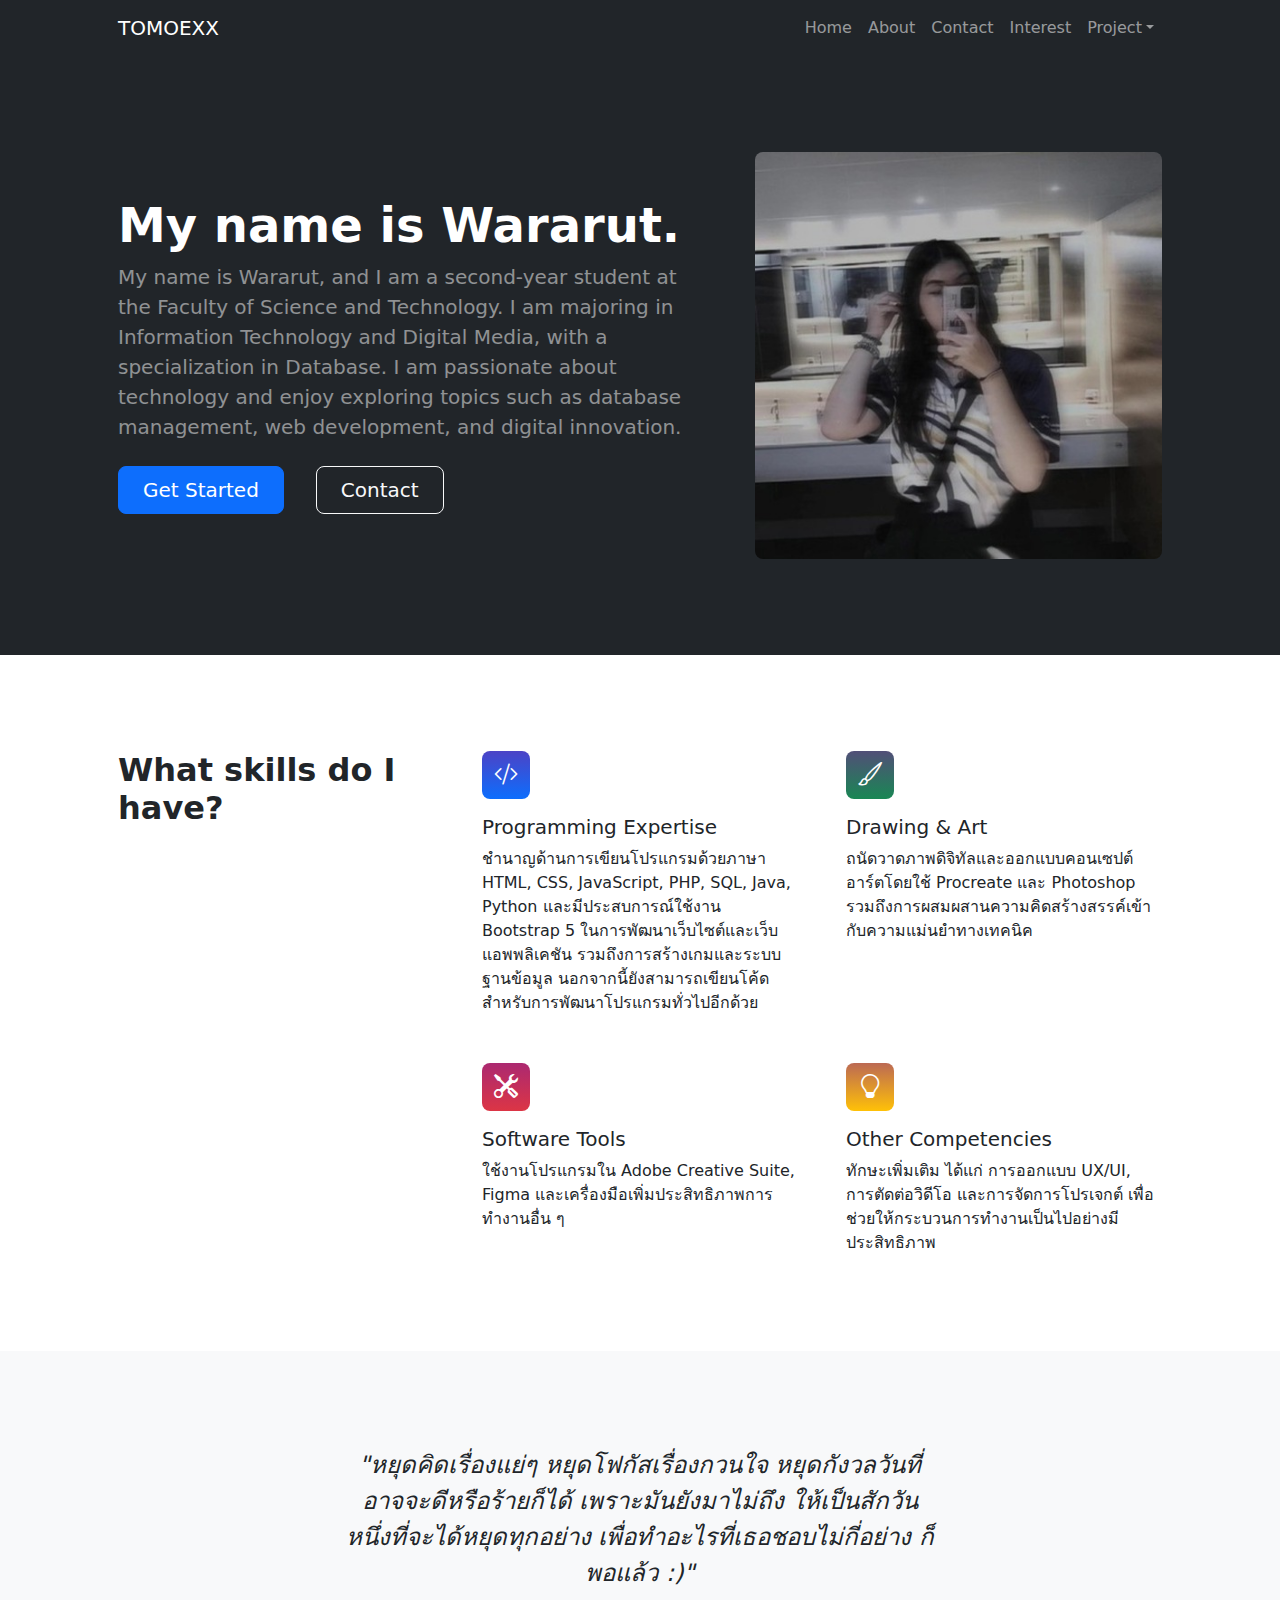
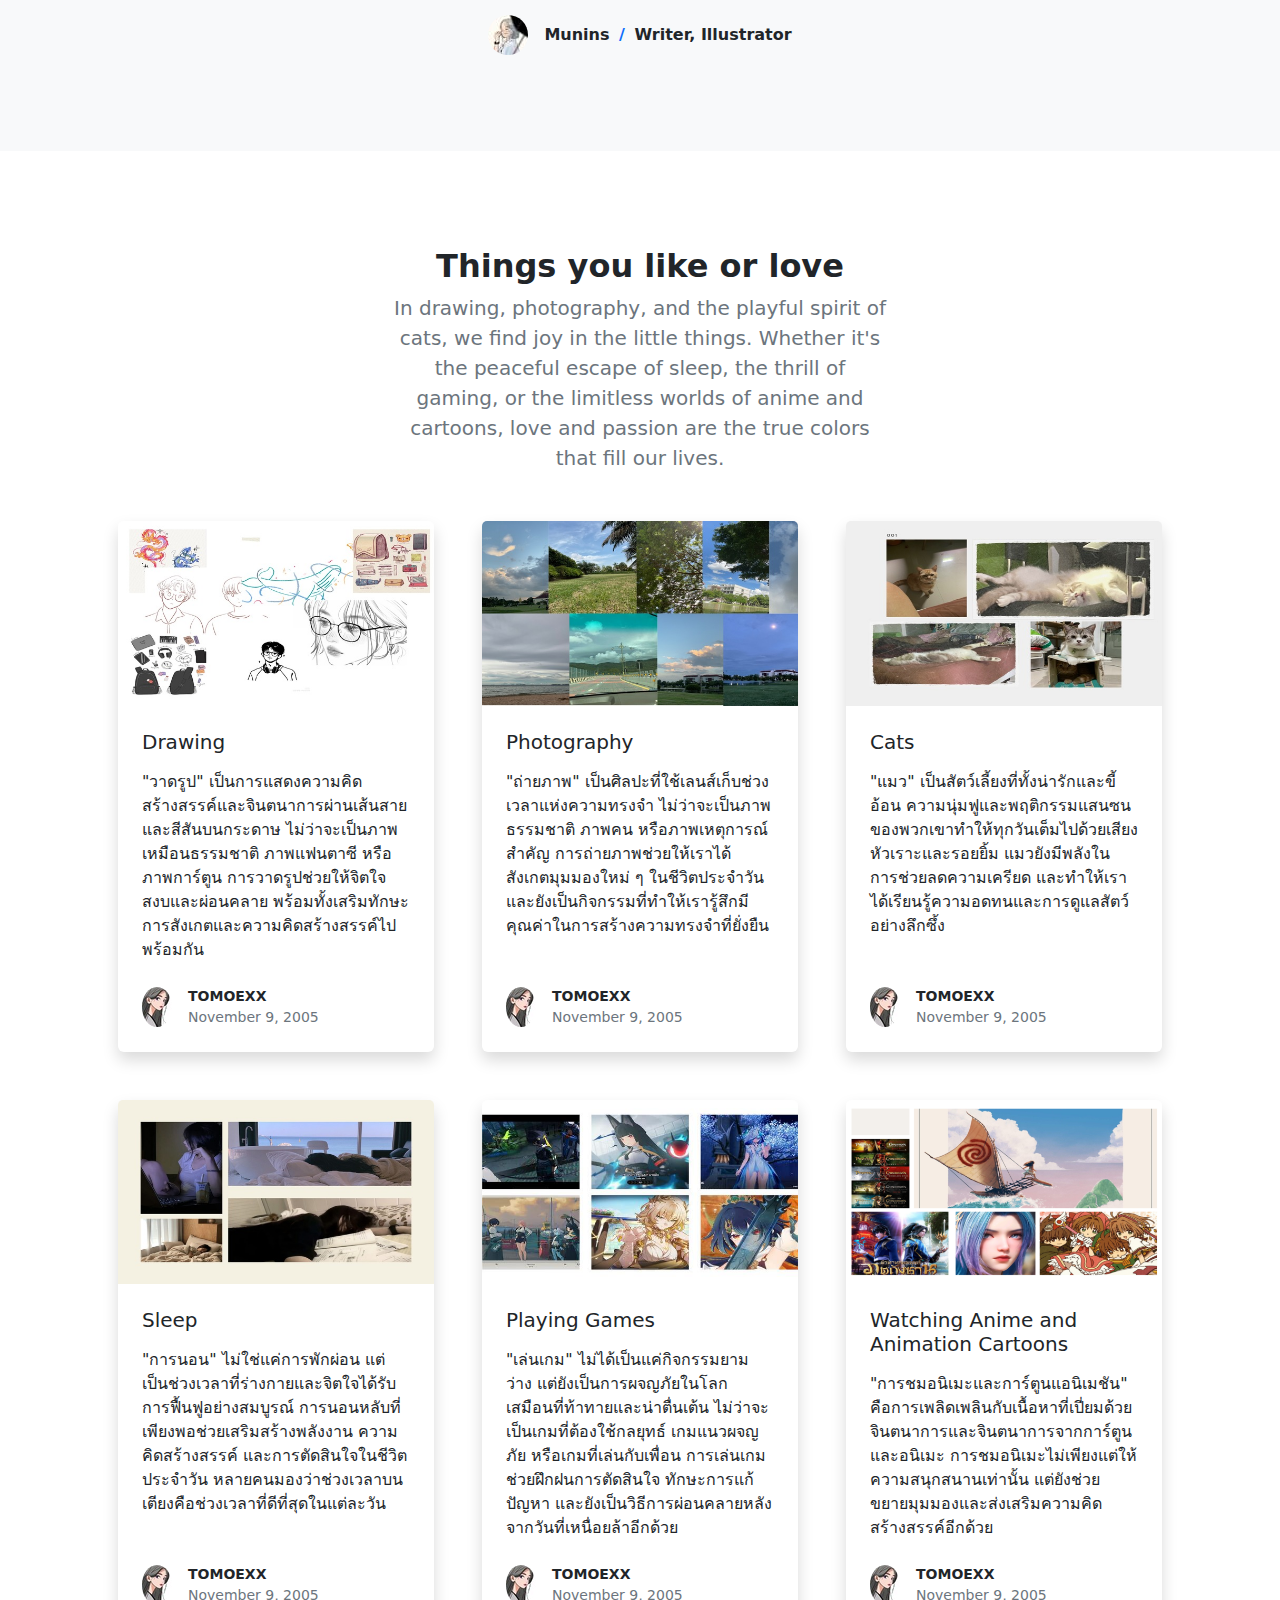
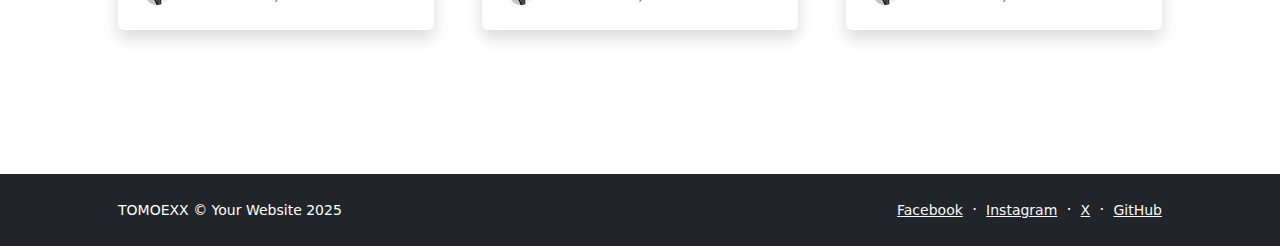
<file: index.html>
<!DOCTYPE html>
<html lang="en">
    <head>
        <meta charset="utf-8" />
        <meta name="viewport" content="width=device-width, initial-scale=1, shrink-to-fit=no" />
        <meta name="description" content="" />
        <meta name="author" content="" />
        <title>TOMOEXX</title>
        <!-- Favicon-->
        <link rel="icon" type="image/x-icon" href="assets/Logo.png" />
        <!-- Bootstrap icons-->
        <link href="https://cdn.jsdelivr.net/npm/bootstrap-icons@1.5.0/font/bootstrap-icons.css" rel="stylesheet" />
        <!-- Core theme CSS (includes Bootstrap)-->
        <link href="css/styles.css" rel="stylesheet" />
    </head>
    <body class="d-flex flex-column h-100">
        <main class="flex-shrink-0">
            <!-- แถบเครื่องมือ -->
            <nav class="navbar navbar-expand-lg navbar-dark bg-dark">
                <div class="container px-5">
                    <a class="navbar-brand" href="index.html">TOMOEXX</a>
                    <button class="navbar-toggler" type="button" data-bs-toggle="collapse" data-bs-target="#navbarSupportedContent" aria-controls="navbarSupportedContent" aria-expanded="false" aria-label="Toggle navigation"><span class="navbar-toggler-icon"></span></button>
                    <div class="collapse navbar-collapse" id="navbarSupportedContent">
                        <ul class="navbar-nav ms-auto mb-2 mb-lg-0">
                            <li class="nav-item"><a class="nav-link" href="index.html">Home</a></li>
                            <li class="nav-item"><a class="nav-link" href="about.html">About</a></li>
                            <li class="nav-item"><a class="nav-link" href="contact.html">Contact</a></li>
                            <li class="nav-item"><a class="nav-link" href="Interest.html">Interest</a></li>
                            <li class="nav-item dropdown">
                                <a class="nav-link dropdown-toggle" id="navbarDropdownPortfolio" href="#" role="button" data-bs-toggle="dropdown" aria-expanded="false">Project</a>
                                <ul class="dropdown-menu dropdown-menu-end" aria-labelledby="navbarDropdownPortfolio">
                                    <li><a class="dropdown-item" href="Big Project.html">Project</a></li>
                                    <li><a class="dropdown-item" href="Mini Project.html">Work piece</a></li>
                                </ul>
                            </li>
                        </ul>
                    </div>
                </div>
            </nav>
            <!-- Header-->
            <header class="bg-dark py-5">
                <div class="container px-5">
                    <div class="row gx-5 align-items-center justify-content-center">
                        <div class="col-lg-8 col-xl-7 col-xxl-6">
                            <div class="my-5 text-center text-xl-start">
                                <h1 class="display-5 fw-bolder text-white mb-2">My name is Wararut.</h1>
                                <p class="lead fw-normal text-white-50 mb-4">My name is Wararut, and I am a second-year student at the Faculty of Science and Technology.
                                    I am majoring in Information Technology and Digital Media, with a specialization in Database.
                                    I am passionate about technology and enjoy exploring topics such as database management, web development, and digital innovation.</p>
                                <div class="d-grid gap-3 d-sm-flex justify-content-sm-center justify-content-xl-start">
                                    <a class="btn btn-primary btn-lg px-4 me-sm-3" href="#features">Get Started</a>
                                    <a class="btn btn-outline-light btn-lg px-4" href="contact.html">Contact</a>
                                </div>
                            </div>
                        </div>
                        <div class="col-xl-5 col-xxl-6 d-none d-xl-block text-center"><img class="img-fluid rounded-3 my-5" src="assets/Image (7).jpeg" alt="..." /></div>
                    </div>
                </div>
            </header>
            <!-- Features section-->
            <section class="py-5" id="features">
                <div class="container px-5 my-5">
                    <div class="row gx-5">
                        <div class="col-lg-4 mb-5 mb-lg-0"><h2 class="fw-bolder mb-0">What skills do I have?</h2></div>
                        <div class="col-lg-8">
                            <div class="row gx-5 row-cols-1 row-cols-md-2">
                                <div class="col mb-5 h-100">
                                    <div class="feature bg-primary bg-gradient text-white rounded-3 mb-3">
                                        <i class="bi bi-code-slash"></i>
                                    </div>
                                    <h2 class="h5">Programming Expertise</h2>
                                    <p class="mb-0">
                                        ชำนาญด้านการเขียนโปรแกรมด้วยภาษา HTML, CSS, JavaScript, PHP, SQL, Java, Python  และมีประสบการณ์ใช้งาน Bootstrap 5 ในการพัฒนาเว็บไซต์และเว็บแอพพลิเคชัน 
                                        รวมถึงการสร้างเกมและระบบฐานข้อมูล นอกจากนี้ยังสามารถเขียนโค้ดสำหรับการพัฒนาโปรแกรมทั่วไปอีกด้วย
                                    </p>
                                </div>
                                <div class="col mb-5 h-100">
                                    <div class="feature bg-success bg-gradient text-white rounded-3 mb-3">
                                        <i class="bi bi-brush"></i>
                                    </div>
                                    <h2 class="h5">Drawing & Art</h2>
                                    <p class="mb-0">
                                        ถนัดวาดภาพดิจิทัลและออกแบบคอนเซปต์อาร์ตโดยใช้ Procreate และ Photoshop รวมถึงการผสมผสานความคิดสร้างสรรค์เข้ากับความแม่นยำทางเทคนิค
                                    </p>
                                </div>
                                <div class="col mb-5 mb-md-0 h-100">
                                    <div class="feature bg-danger bg-gradient text-white rounded-3 mb-3">
                                        <i class="bi bi-tools"></i>
                                    </div>
                                    <h2 class="h5">Software Tools</h2>
                                    <p class="mb-0">
                                        ใช้งานโปรแกรมใน Adobe Creative Suite, Figma และเครื่องมือเพิ่มประสิทธิภาพการทำงานอื่น ๆ 
                                    </p>
                                </div>
                                <div class="col h-100">
                                    <div class="feature bg-warning bg-gradient text-white rounded-3 mb-3">
                                        <i class="bi bi-lightbulb"></i>
                                    </div>
                                    <h2 class="h5">Other Competencies</h2>
                                    <p class="mb-0">
                                        ทักษะเพิ่มเติม ได้แก่ การออกแบบ UX/UI, การตัดต่อวิดีโอ และการจัดการโปรเจกต์ เพื่อช่วยให้กระบวนการทำงานเป็นไปอย่างมีประสิทธิภาพ
                                    </p>
                                </div>
                            </div>
                            
                            
                        </div>
                    </div>
                </div>
            </section>
            <!-- Moral teachings -->
            <div class="py-5 bg-light">
                <div class="container px-5 my-5">
                    <div class="row gx-5 justify-content-center">
                        <div class="col-lg-10 col-xl-7">
                            <div class="text-center">
                                <div class="fs-4 mb-4 fst-italic">"หยุดคิดเรื่องแย่ๆ
                                    หยุดโฟกัสเรื่องกวนใจ
                                    หยุดกังวลวันที่อาจจะดีหรือร้ายก็ได้
                                    เพราะมันยังมาไม่ถึง
                                    
                                    ให้เป็นสักวันหนึ่งที่จะได้หยุดทุกอย่าง
                                    เพื่อทำอะไรที่เธอชอบไม่กี่อย่าง
                                    ก็พอแล้ว
                                    :)"</div>
                                <div class="d-flex align-items-center justify-content-center">
                                    <img class="rounded-circle me-3" src="assets/mi.jpg" alt="..." />
                                    <div class="fw-bold">
                                        Munins
                                        <span class="fw-bold text-primary mx-1">/</span>
                                        Writer, Illustrator
                                    </div>
                                </div>
                            </div>
                        </div>
                    </div>
                </div>
            </div>
            <!--  Things you like or love-->
            <section class="py-5">
                <div class="container px-5 my-5">
                    <div class="row gx-5 justify-content-center">
                        <div class="col-lg-8 col-xl-6">
                            <div class="text-center">
                                <h2 class="fw-bolder"> Things you like or love </h2>
                                <p class="lead fw-normal text-muted mb-5">In drawing, photography, and the playful spirit of cats, we find joy in the little things. Whether it's the peaceful escape of sleep, the thrill of gaming, or the limitless worlds of anime and cartoons, love and passion are the true colors that fill our lives.</p>
                            </div>
                        </div>
                    </div>
                    <div class="row gx-5">
                        <div class="col-lg-4 mb-5">
                            <div class="card h-100 shadow border-0">
                                <img class="card-img-top" src="assets/do1.jpeg" alt="..." />
                                <div class="card-body p-4">
                                    <a class="text-decoration-none link-dark stretched-link" href="#!"><h5 class="card-title mb-3">Drawing</h5></a>
                                    <p class="card-text mb-0">"วาดรูป" เป็นการแสดงความคิดสร้างสรรค์และจินตนาการผ่านเส้นสายและสีสันบนกระดาษ ไม่ว่าจะเป็นภาพเหมือนธรรมชาติ ภาพแฟนตาซี หรือภาพการ์ตูน การวาดรูปช่วยให้จิตใจสงบและผ่อนคลาย พร้อมทั้งเสริมทักษะการสังเกตและความคิดสร้างสรรค์ไปพร้อมกัน</p>
                                </div>
                                <div class="card-footer p-4 pt-0 bg-transparent border-top-0">
                                    <div class="d-flex align-items-end justify-content-between">
                                        <div class="d-flex align-items-center">
                                            <img class="rounded-circle me-3" src="assets/me.jpeg" alt="..." />
                                            <div class="small">
                                                <div class="fw-bold">TOMOEXX</div>
                                                <div class="text-muted">November 9, 2005</div>
                                            </div>
                                        </div>
                                    </div>
                                </div>
                            </div>
                        </div>
                        <div class="col-lg-4 mb-5">
                            <div class="card h-100 shadow border-0">
                                <img class="card-img-top" src="assets/po1.jpeg" alt="..." />
                                <div class="card-body p-4">
                                    <a class="text-decoration-none link-dark stretched-link" href="#!"><h5 class="card-title mb-3">Photography</h5></a>
                                    <p class="card-text mb-0">"ถ่ายภาพ" เป็นศิลปะที่ใช้เลนส์เก็บช่วงเวลาแห่งความทรงจำ ไม่ว่าจะเป็นภาพธรรมชาติ ภาพคน หรือภาพเหตุการณ์สำคัญ การถ่ายภาพช่วยให้เราได้สังเกตมุมมองใหม่ ๆ ในชีวิตประจำวัน และยังเป็นกิจกรรมที่ทำให้เรารู้สึกมีคุณค่าในการสร้างความทรงจำที่ยั่งยืน</p>
                                </div>
                                <div class="card-footer p-4 pt-0 bg-transparent border-top-0">
                                    <div class="d-flex align-items-end justify-content-between">
                                        <div class="d-flex align-items-center">
                                            <img class="rounded-circle me-3" src="assets/me.jpeg" alt="..." />
                                            <div class="small">
                                                <div class="fw-bold">TOMOEXX</div>
                                                <div class="text-muted">November 9, 2005</div>
                                            </div>
                                        </div>
                                    </div>
                                </div>
                            </div>
                        </div>
                        <div class="col-lg-4 mb-5">
                            <div class="card h-100 shadow border-0">
                                <img class="card-img-top" src="assets/cat1.jpeg" alt="..." />
                                <div class="card-body p-4">
                                    <a class="text-decoration-none link-dark stretched-link" href="#!"><h5 class="card-title mb-3">Cats</h5></a>
                                    <p class="card-text mb-0">"แมว" เป็นสัตว์เลี้ยงที่ทั้งน่ารักและขี้อ้อน ความนุ่มฟูและพฤติกรรมแสนซนของพวกเขาทำให้ทุกวันเต็มไปด้วยเสียงหัวเราะและรอยยิ้ม แมวยังมีพลังในการช่วยลดความเครียด และทำให้เราได้เรียนรู้ความอดทนและการดูแลสัตว์อย่างลึกซึ้ง</p>
                                </div>
                                <div class="card-footer p-4 pt-0 bg-transparent border-top-0">
                                    <div class="d-flex align-items-end justify-content-between">
                                        <div class="d-flex align-items-center">
                                            <img class="rounded-circle me-3" src="assets/me.jpeg" alt="..." />
                                            <div class="small">
                                                <div class="fw-bold">TOMOEXX</div>
                                                <div class="text-muted">November 9, 2005</div>
                                            </div>
                                        </div>
                                    </div>
                                </div>
                            </div>
                        </div>
                        <div class="col-lg-4 mb-5">
                            <div class="card h-100 shadow border-0">
                                <img class="card-img-top" src="assets/so1.jpeg" alt="..." />
                                <div class="card-body p-4">
                                    <a class="text-decoration-none link-dark stretched-link" href="#!"><h5 class="card-title mb-3">Sleep</h5></a>
                                    <p class="card-text mb-0">"การนอน" ไม่ใช่แค่การพักผ่อน แต่เป็นช่วงเวลาที่ร่างกายและจิตใจได้รับการฟื้นฟูอย่างสมบูรณ์ การนอนหลับที่เพียงพอช่วยเสริมสร้างพลังงาน ความคิดสร้างสรรค์ และการตัดสินใจในชีวิตประจำวัน หลายคนมองว่าช่วงเวลาบนเตียงคือช่วงเวลาที่ดีที่สุดในแต่ละวัน</p>
                                </div>
                                <div class="card-footer p-4 pt-0 bg-transparent border-top-0">
                                    <div class="d-flex align-items-end justify-content-between">
                                        <div class="d-flex align-items-center">
                                            <img class="rounded-circle me-3" src="assets/me.jpeg" alt="..." />
                                            <div class="small">
                                                <div class="fw-bold">TOMOEXX</div>
                                                <div class="text-muted">November 9, 2005</div>
                                            </div>
                                        </div>
                                    </div>
                                </div>
                            </div>
                        </div>
                        <div class="col-lg-4 mb-5">
                            <div class="card h-100 shadow border-0">
                                <img class="card-img-top" src="assets/ao1.jpeg" alt="..." />
                                <div class="card-body p-4">
                                    <a class="text-decoration-none link-dark stretched-link" href="#!"><h5 class="card-title mb-3">Playing Games</h5></a>
                                    <p class="card-text mb-0"> "เล่นเกม" ไม่ได้เป็นแค่กิจกรรมยามว่าง แต่ยังเป็นการผจญภัยในโลกเสมือนที่ท้าทายและน่าตื่นเต้น ไม่ว่าจะเป็นเกมที่ต้องใช้กลยุทธ์ เกมแนวผจญภัย หรือเกมที่เล่นกับเพื่อน การเล่นเกมช่วยฝึกฝนการตัดสินใจ ทักษะการแก้ปัญหา และยังเป็นวิธีการผ่อนคลายหลังจากวันที่เหนื่อยล้าอีกด้วย</p>
                                </div>
                                <div class="card-footer p-4 pt-0 bg-transparent border-top-0">
                                    <div class="d-flex align-items-end justify-content-between">
                                        <div class="d-flex align-items-center">
                                            <img class="rounded-circle me-3" src="assets/me.jpeg" alt="..." />
                                            <div class="small">
                                                <div class="fw-bold">TOMOEXX</div>
                                                <div class="text-muted">November 9, 2005</div>
                                            </div>
                                        </div>
                                    </div>
                                </div>
                            </div>
                        </div>
                        <div class="col-lg-4 mb-5">
                            <div class="card h-100 shadow border-0">
                                <img class="card-img-top" src="assets/mo1.png" alt="..." />
                                <div class="card-body p-4">
                                    <a class="text-decoration-none link-dark stretched-link" href="#!"><h5 class="card-title mb-3">Watching Anime and Animation Cartoons </h5></a>
                                    <p class="card-text mb-0">"การชมอนิเมะและการ์ตูนแอนิเมชัน" คือการเพลิดเพลินกับเนื้อหาที่เปี่ยมด้วยจินตนาการและจินตนาการจากการ์ตูนและอนิเมะ การชมอนิเมะไม่เพียงแต่ให้ความสนุกสนานเท่านั้น แต่ยังช่วยขยายมุมมองและส่งเสริมความคิดสร้างสรรค์อีกด้วย</p>
                                </div>
                                <div class="card-footer p-4 pt-0 bg-transparent border-top-0">
                                    <div class="d-flex align-items-end justify-content-between">
                                        <div class="d-flex align-items-center">
                                            <img class="rounded-circle me-3" src="assets/me.jpeg" alt="..." />
                                            <div class="small">
                                                <div class="fw-bold">TOMOEXX</div>
                                                <div class="text-muted">November 9, 2005</div>
                                            </div>
                                        </div>
                                    </div>
                                </div>
                            </div>
                        </div>
                    </div>
                </div>
            </section>
        </main>
        <!-- Footer-->
        <footer class="bg-dark py-4 mt-auto">
            <div class="container px-5">
                <div class="row align-items-center justify-content-between flex-column flex-sm-row">
                    <div class="col-auto"><div class="small m-0 text-white">TOMOEXX &copy; Your Website 2025</div></div>
                    <div class="col-auto">
                        <a class="link-light small" href="#!">Facebook</a>
                        <span class="text-white mx-1">&middot;</span>
                        <a class="link-light small" href="#!">Instagram</a>
                        <span class="text-white mx-1">&middot;</span>
                        <a class="link-light small" href="#!">X</a>
                        <span class="text-white mx-1">&middot;</span>
                        <a class="link-light small" href="#!">GitHub</a>
                    </div>
                </div>
            </div>
        </footer>
        <!-- Bootstrap core JS-->
        <script src="https://cdn.jsdelivr.net/npm/bootstrap@5.2.3/dist/js/bootstrap.bundle.min.js"></script>
        <!-- Core theme JS-->
        <script src="js/scripts.js"></script>
    </body>
</html>
</file>
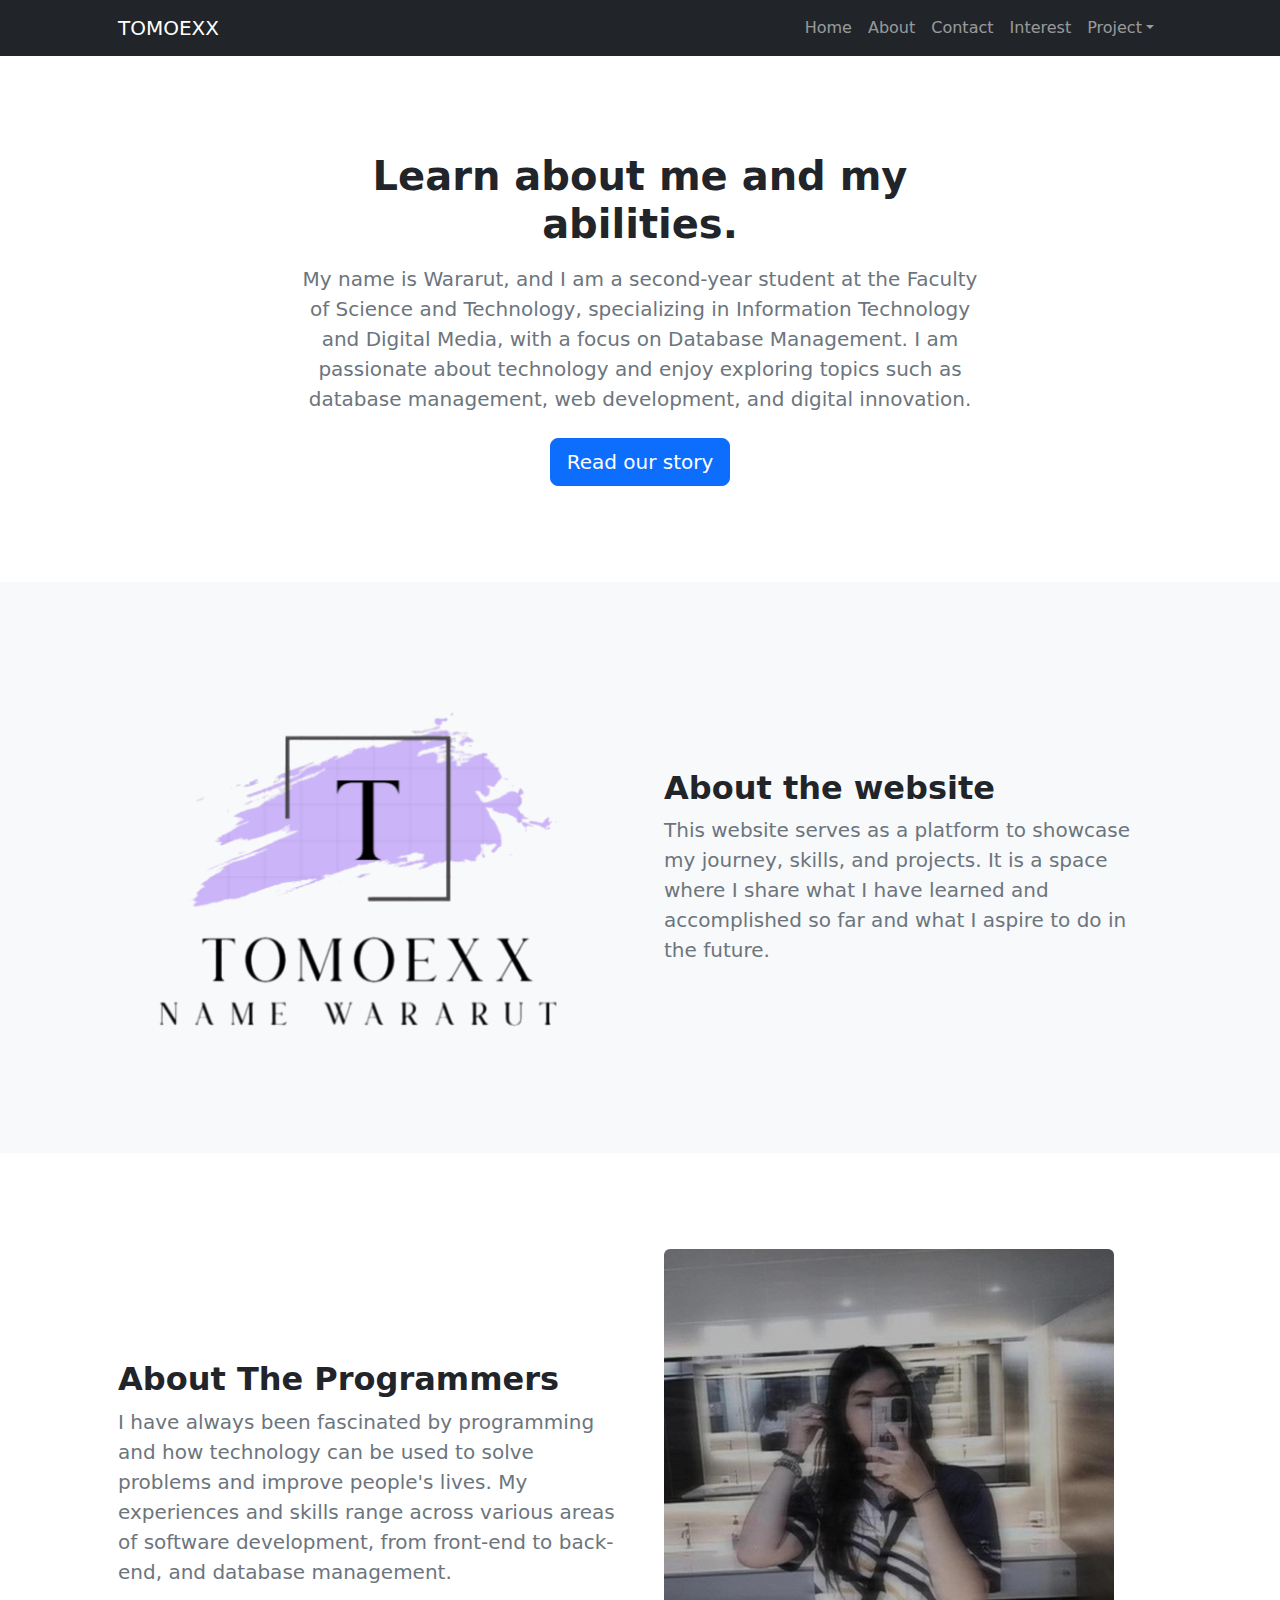
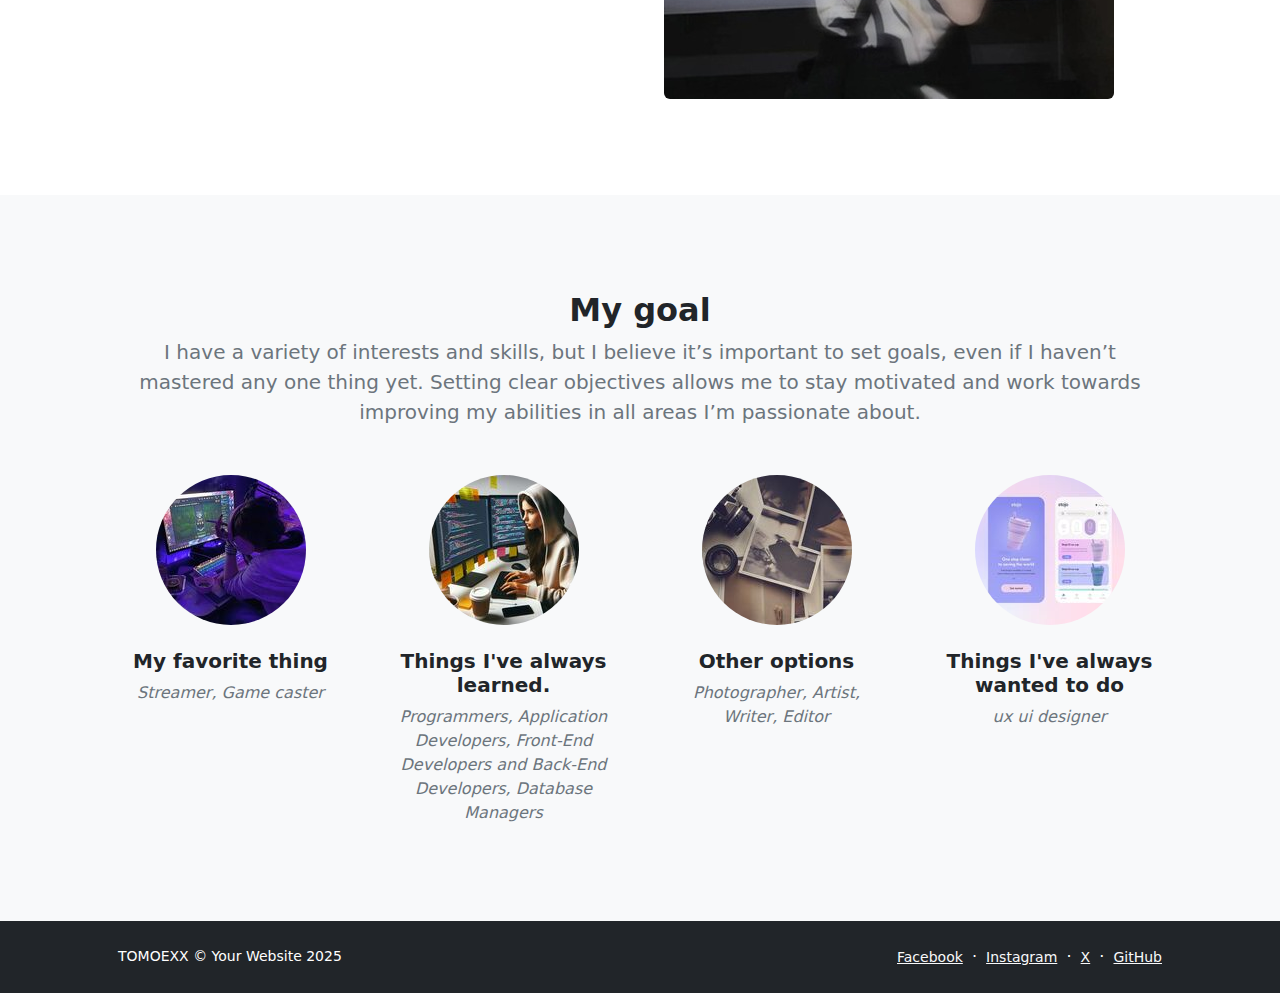
<file: about.html>
<!DOCTYPE html>
<html lang="en">
    <head>
        <meta charset="utf-8" />
        <meta name="viewport" content="width=device-width, initial-scale=1, shrink-to-fit=no" />
        <meta name="description" content="" />
        <meta name="author" content="" />
        <title>TOMOEXX</title>
        <!-- Favicon-->
        <link rel="icon" type="image/x-icon" href="assets/Logo.png" />
        <!-- Bootstrap icons-->
        <link href="https://cdn.jsdelivr.net/npm/bootstrap-icons@1.5.0/font/bootstrap-icons.css" rel="stylesheet" />
        <!-- Core theme CSS (includes Bootstrap)-->
        <link href="css/styles.css" rel="stylesheet" />
    </head>
    <body class="d-flex flex-column">
        <main class="flex-shrink-0">
            <!-- แถบเครื่องมือ -->
            <nav class="navbar navbar-expand-lg navbar-dark bg-dark">
                <div class="container px-5">
                    <a class="navbar-brand" href="index.html">TOMOEXX</a>
                    <button class="navbar-toggler" type="button" data-bs-toggle="collapse" data-bs-target="#navbarSupportedContent" aria-controls="navbarSupportedContent" aria-expanded="false" aria-label="Toggle navigation"><span class="navbar-toggler-icon"></span></button>
                    <div class="collapse navbar-collapse" id="navbarSupportedContent">
                        <ul class="navbar-nav ms-auto mb-2 mb-lg-0">
                            <li class="nav-item"><a class="nav-link" href="index.html">Home</a></li>
                            <li class="nav-item"><a class="nav-link" href="about.html">About</a></li>
                            <li class="nav-item"><a class="nav-link" href="contact.html">Contact</a></li>
                            <li class="nav-item"><a class="nav-link" href="Interest.html">Interest</a></li>
                            <li class="nav-item dropdown">
                                <a class="nav-link dropdown-toggle" id="navbarDropdownPortfolio" href="#" role="button" data-bs-toggle="dropdown" aria-expanded="false">Project</a>
                                <ul class="dropdown-menu dropdown-menu-end" aria-labelledby="navbarDropdownPortfolio">
                                    <li><a class="dropdown-item" href="Big Project.html">Project</a></li>
                                    <li><a class="dropdown-item" href="Mini Project.html">Work piece</a></li>
                                </ul>
                            </li>
                        </ul>
                    </div>
                </div>
            </nav>
            <!-- Header-->
            <header class="py-5">
                <div class="container px-5">
                    <div class="row justify-content-center">
                        <div class="col-lg-8 col-xxl-6">
                            <div class="text-center my-5">
                                <h1 class="fw-bolder mb-3">Learn about me and my abilities.</h1>
                                <p class="lead fw-normal text-muted mb-4">My name is Wararut, and I am a second-year student at the Faculty of Science and Technology, specializing in Information Technology and Digital Media, with a focus on Database Management. I am passionate about technology and enjoy exploring topics such as database management, web development, and digital innovation.</p>
                                <a class="btn btn-primary btn-lg" href="#scroll-target">Read our story</a>
                            </div>
                        </div>
                    </div>
                </div>
            </header>
            <!-- About section one-->
            <section class="py-5 bg-light" id="scroll-target">
                <div class="container px-5 my-5">
                    <div class="row gx-5 align-items-center">
                        <div class="col-lg-6"><img class="img-fluid rounded mb-5 mb-lg-0" src="assets/Logo.png" alt="..." /></div>
                        <div class="col-lg-6">
                            <h2 class="fw-bolder">About the website</h2>
                            <p class="lead fw-normal text-muted mb-0">This website serves as a platform to showcase my journey, skills, and projects. It is a space where I share what I have learned and accomplished so far and what I aspire to do in the future.</p>
                        </div>
                    </div>
                </div>
            </section>
            <!-- About section two-->
            <section class="py-5">
                <div class="container px-5 my-5">
                    <div class="row gx-5 align-items-center">
                        <div class="col-lg-6 order-first order-lg-last"><img class="img-fluid rounded mb-5 mb-lg-0" src="assets/Image (7).jpeg" alt="..." /></div>
                        <div class="col-lg-6">
                            <h2 class="fw-bolder">About The Programmers</h2>
                            <p class="lead fw-normal text-muted mb-0">I have always been fascinated by programming and how technology can be used to solve problems and improve people's lives. My experiences and skills range across various areas of software development, from front-end to back-end, and database management.</p>
                        </div>
                    </div>
                </div>
            </section>
            <!-- Team members section-->
            <section class="py-5 bg-light">
                <div class="container px-5 my-5">
                    <div class="text-center">
                        <h2 class="fw-bolder">My goal</h2>
                        <p class="lead fw-normal text-muted mb-5">I have a variety of interests and skills, but I believe it’s important to set goals, even if I haven’t mastered any one thing yet. Setting clear objectives allows me to stay motivated and work towards improving my abilities in all areas I’m passionate about.</p>
                    </div>
                    <div class="row gx-5 row-cols-1 row-cols-sm-2 row-cols-xl-4 justify-content-center">
                        <div class="col mb-5 mb-5 mb-xl-0">
                            <div class="text-center">
                                <img class="img-fluid rounded-circle mb-4 px-4" src="assets/game.jpeg" alt="..." />
                                <h5 class="fw-bolder">My favorite thing</h5>
                                <div class="fst-italic text-muted">Streamer, Game caster </div>
                            </div>
                        </div>
                        <div class="col mb-5 mb-5 mb-xl-0">
                            <div class="text-center">
                                <img class="img-fluid rounded-circle mb-4 px-4" src="assets/pm.jpeg" alt="..." />
                                <h5 class="fw-bolder">Things I've always learned.</h5>
                                <div class="fst-italic text-muted">Programmers, Application Developers, Front-End Developers and Back-End Developers, Database Managers</div>
                            </div>
                        </div>
                        <div class="col mb-5 mb-5 mb-sm-0">
                            <div class="text-center">
                                <img class="img-fluid rounded-circle mb-4 px-4" src="assets/poto.jpeg" alt="..." />
                                <h5 class="fw-bolder">Other options</h5>
                                <div class="fst-italic text-muted">Photographer, Artist, Writer, Editor</div>
                            </div>
                        </div>
                        <div class="col mb-5">
                            <div class="text-center">
                                <img class="img-fluid rounded-circle mb-4 px-4" src="assets/uxui.jpeg" alt="..." />
                                <h5 class="fw-bolder">Things I've always wanted to do</h5>
                                <div class="fst-italic text-muted">ux ui designer</div>
                            </div>
                        </div>
                    </div>
                </div>
            </section>
        </main>
        <!-- Footer-->
        <footer class="bg-dark py-4 mt-auto">
            <div class="container px-5">
                <div class="row align-items-center justify-content-between flex-column flex-sm-row">
                    <div class="col-auto"><div class="small m-0 text-white">TOMOEXX &copy; Your Website 2025</div></div>
                    <div class="col-auto">
                        <a class="link-light small" href="#!">Facebook</a>
                        <span class="text-white mx-1">&middot;</span>
                        <a class="link-light small" href="#!">Instagram</a>
                        <span class="text-white mx-1">&middot;</span>
                        <a class="link-light small" href="#!">X</a>
                        <span class="text-white mx-1">&middot;</span>
                        <a class="link-light small" href="#!">GitHub</a>
                    </div>
                </div>
            </div>
        </footer>
        <!-- Bootstrap core JS-->
        <script src="https://cdn.jsdelivr.net/npm/bootstrap@5.2.3/dist/js/bootstrap.bundle.min.js"></script>
        <!-- Core theme JS-->
        <script src="js/scripts.js"></script>
    </body>
</html>
</file>
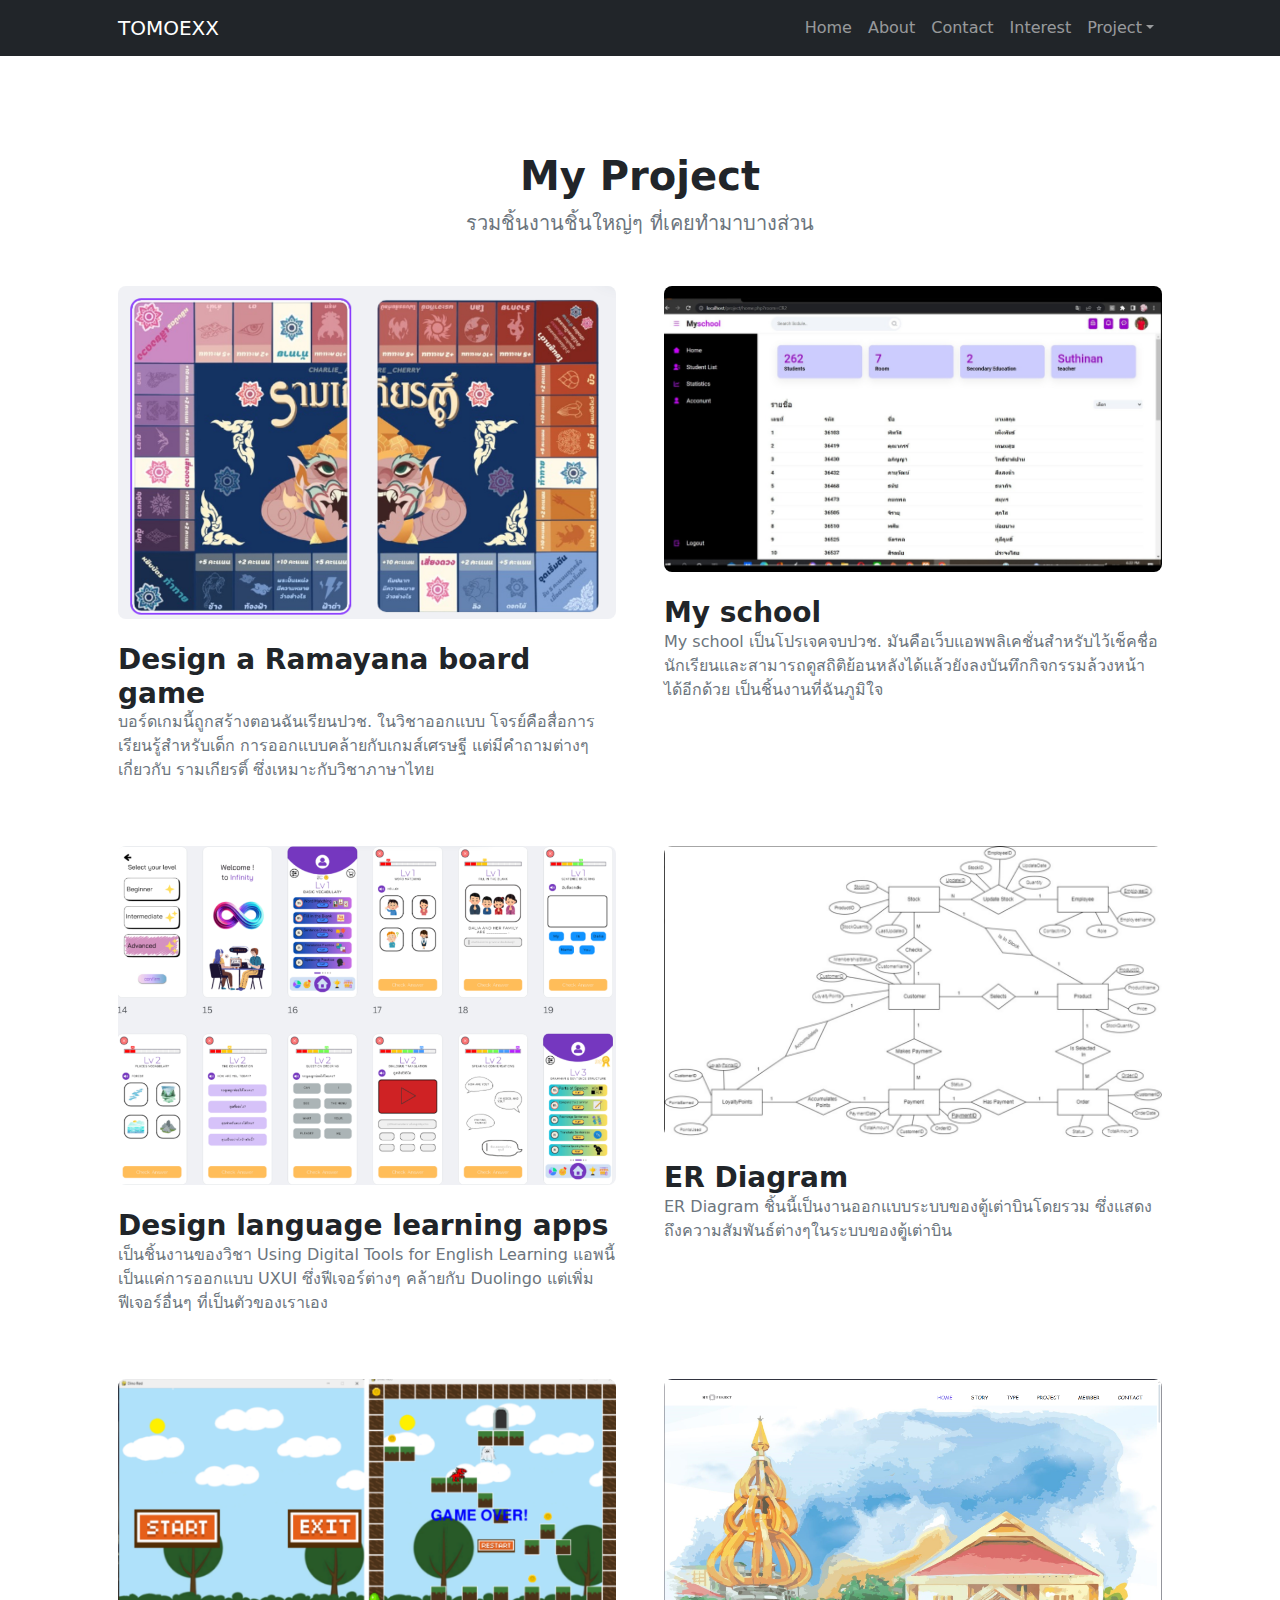
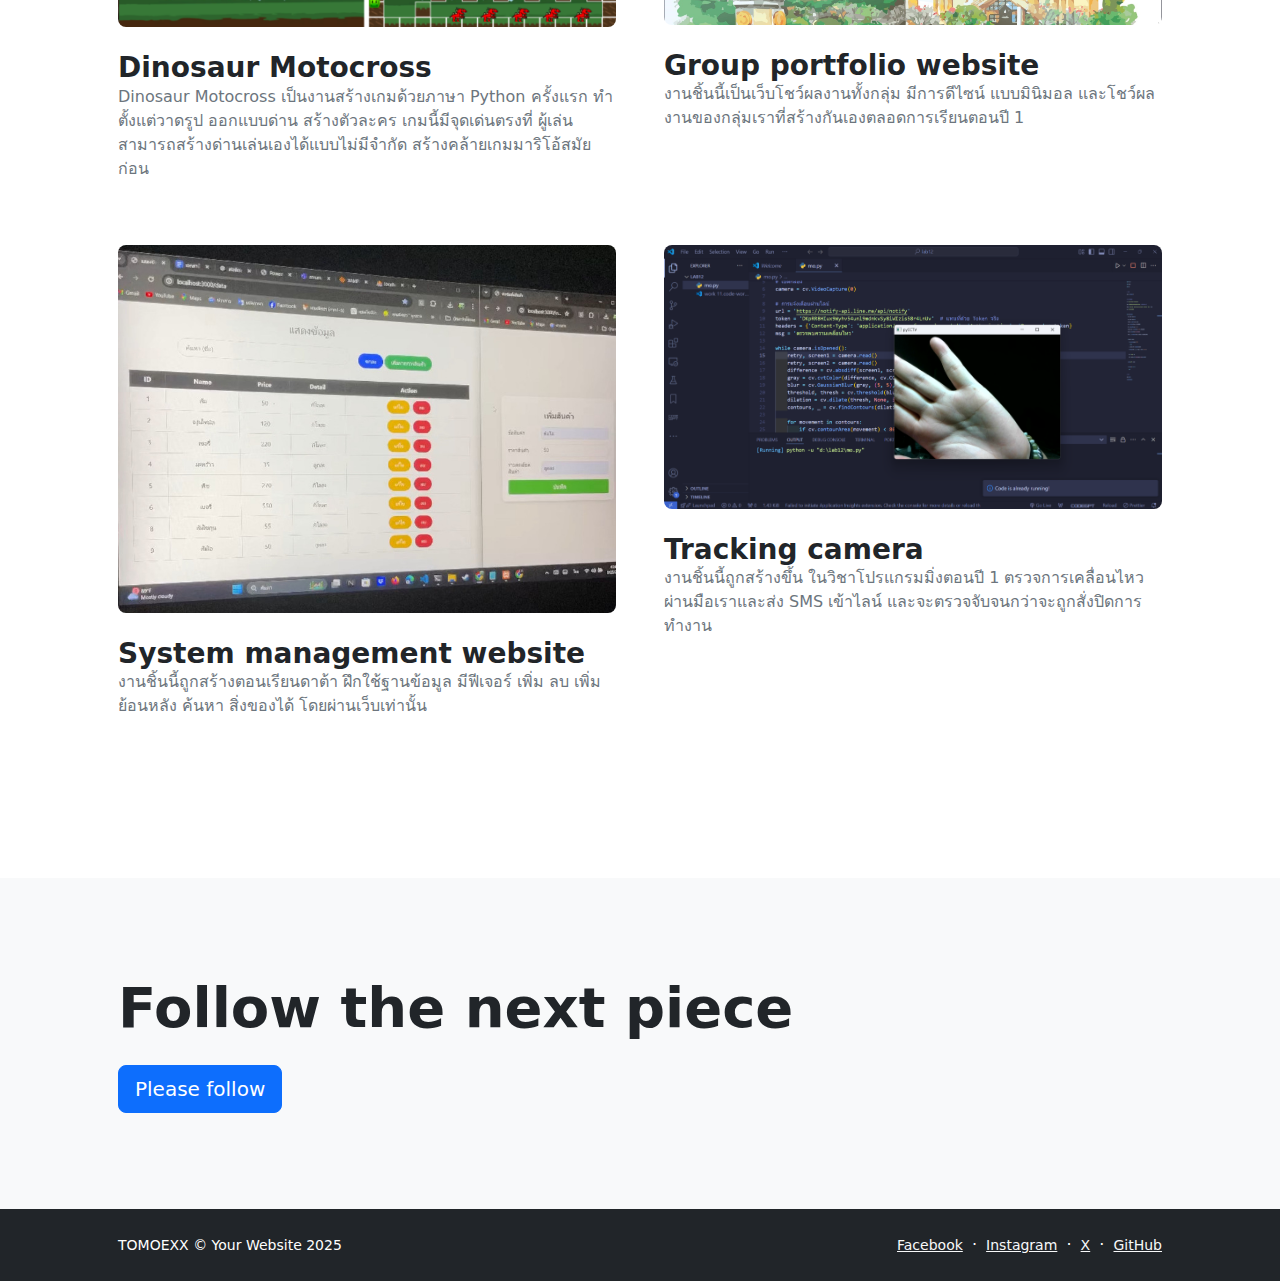
<file: Big Project.html>
<!DOCTYPE html>
<html lang="en">
    <head>
        <meta charset="utf-8" />
        <meta name="viewport" content="width=device-width, initial-scale=1, shrink-to-fit=no" />
        <meta name="description" content="" />
        <meta name="author" content="" />
        <title>TOMOEXX</title>
        <!-- Favicon-->
        <link rel="icon" type="image/x-icon" href="assets/Logo.png" />
        <!-- Bootstrap icons-->
        <link href="https://cdn.jsdelivr.net/npm/bootstrap-icons@1.5.0/font/bootstrap-icons.css" rel="stylesheet" />
        <!-- Core theme CSS (includes Bootstrap)-->
        <link href="css/styles.css" rel="stylesheet" />
    </head>
    <body class="d-flex flex-column h-100">
        <main class="flex-shrink-0">
            <!-- แถบเครื่องมือ -->
            <nav class="navbar navbar-expand-lg navbar-dark bg-dark">
                <div class="container px-5">
                    <a class="navbar-brand" href="index.html">TOMOEXX</a>
                    <button class="navbar-toggler" type="button" data-bs-toggle="collapse" data-bs-target="#navbarSupportedContent" aria-controls="navbarSupportedContent" aria-expanded="false" aria-label="Toggle navigation"><span class="navbar-toggler-icon"></span></button>
                    <div class="collapse navbar-collapse" id="navbarSupportedContent">
                        <ul class="navbar-nav ms-auto mb-2 mb-lg-0">
                            <li class="nav-item"><a class="nav-link" href="index.html">Home</a></li>
                            <li class="nav-item"><a class="nav-link" href="about.html">About</a></li>
                            <li class="nav-item"><a class="nav-link" href="contact.html">Contact</a></li>
                            <li class="nav-item"><a class="nav-link" href="Interest.html">Interest</a></li>
                            <li class="nav-item dropdown">
                                <a class="nav-link dropdown-toggle" id="navbarDropdownPortfolio" href="#" role="button" data-bs-toggle="dropdown" aria-expanded="false">Project</a>
                                <ul class="dropdown-menu dropdown-menu-end" aria-labelledby="navbarDropdownPortfolio">
                                    <li><a class="dropdown-item" href="Big Project.html">Project</a></li>
                                    <li><a class="dropdown-item" href="Mini Project.html">Work piece</a></li>
                                </ul>
                            </li>
                        </ul>
                    </div>
                </div>
            </nav>
            <!-- Page Content-->
            <section class="py-5">
                <div class="container px-5 my-5">
                    <div class="text-center mb-5">
                        <h1 class="fw-bolder">My Project</h1>
                        <p class="lead fw-normal text-muted mb-0">รวมชิ้นงานชิ้นใหญ่ๆ ที่เคยทำมาบางส่วน</p>
                    </div>
                    <div class="row gx-5 gy-7">
                        <div class="col-lg-6 d-flex flex-column align-items-start">
                            <div class="position-relative mb-5">
                                <img class="img-fluid rounded-3 mb-4" src="assets/b1.png" alt="Design a Ramayana board game" />
                                <a class="h3 fw-bolder text-decoration-none link-dark stretched-link" href="#!">Design a Ramayana board game</a>
                                <p class="text-muted">บอร์ดเกมนี้ถูกสร้างตอนฉันเรียนปวช. ในวิชาออกแบบ โจรย์คือสื่อการเรียนรู้สำหรับเด็ก การออกแบบคล้ายกับเกมส์เศรษฐี แต่มีคำถามต่างๆเกี่ยวกับ รามเกียรติ์ ซึ่งเหมาะกับวิชาภาษาไทย  </p>
                            </div>
                        </div>
                        <div class="col-lg-6 d-flex flex-column align-items-start">
                            <div class="position-relative mb-5">
                                <img class="img-fluid rounded-3 mb-4" src="assets/b2.png" alt="My school" />
                                <a class="h3 fw-bolder text-decoration-none link-dark stretched-link" href="#!">My school</a>
                                <p class="text-muted">My school เป็นโปรเจคจบปวช. มันคือเว็บแอพพลิเคชั่นสำหรับไว้เช็คชื่อนักเรียนและสามารถดูสถิติย้อนหลังได้แล้วยังลงบันทึกกิจกรรมล้วงหน้าได้อีกด้วย เป็นชิ้นงานที่ฉันภูมิใจ</p>
                            </div>
                        </div>
                        <div class="col-lg-6 d-flex flex-column align-items-start">
                            <div class="position-relative mb-5">
                                <img class="img-fluid rounded-3 mb-4" src="assets/b5.png" alt="Design language learning apps" />
                                <a class="h3 fw-bolder text-decoration-none link-dark stretched-link" href="#!">Design language learning apps</a>
                                <p class="text-muted">เป็นชิ้นงานของวิชา Using Digital Tools for English Learning แอพนี้เป็นแค่การออกแบบ UXUI ซึ่งฟีเจอร์ต่างๆ คล้ายกับ Duolingo แต่เพิ่มฟีเจอร์อื่นๆ ที่เป็นตัวของเราเอง</p>
                            </div>
                        </div>
                        <div class="col-lg-6 d-flex flex-column align-items-start">
                            <div class="position-relative mb-5">
                                <img class="img-fluid rounded-3 mb-4" src="assets/b6.png" alt="ER Diagram" />
                                <a class="h3 fw-bolder text-decoration-none link-dark stretched-link" href="#!">ER Diagram</a>
                                <p class="text-muted">ER Diagram ชิ้นนี้เป็นงานออกแบบระบบของตู้เต่าบินโดยรวม ซึ่งแสดงถึงความสัมพันธ์ต่างๆในระบบของตุู้เต่าบิน</p>
                            </div>
                        </div>
                        <div class="col-lg-6 d-flex flex-column align-items-start">
                            <div class="position-relative mb-5">
                                <img class="img-fluid rounded-3 mb-4" src="assets/b7.png" alt="Dinosaur Motocross" />
                                <a class="h3 fw-bolder text-decoration-none link-dark stretched-link" href="#!">Dinosaur Motocross</a>
                                <p class="text-muted">Dinosaur Motocross เป็นงานสร้างเกมด้วยภาษา Python ครั้งแรก ทำตั้งแต่วาดรูป ออกแบบด่าน สร้างตัวละคร เกมนี้มีจุดเด่นตรงที่ ผู้เล่นสามารถสร้างด่านเล่นเองได้แบบไม่มีจำกัด สร้างคล้ายเกมมาริโอ้สมัยก่อน</p>
                            </div>
                        </div>
                        <div class="col-lg-6 d-flex flex-column align-items-start">
                            <div class="position-relative mb-5">
                                <img class="img-fluid rounded-3 mb-4" src="assets/b8.png" alt="Group portfolio website" />
                                <a class="h3 fw-bolder text-decoration-none link-dark stretched-link" href="#!">Group portfolio website</a>
                                <p class="text-muted">งานชิ้นนี้เป็นเว็บโชว์ผลงานทั้งกลุ่ม มีการดีไซน์ แบบมินิมอล และโชว์ผลงานของกลุ่มเราที่สร้างกันเองตลอดการเรียนตอนปี 1</p>
                            </div>
                        </div>
                        <div class="col-lg-6 d-flex flex-column align-items-start">
                            <div class="position-relative mb-5">
                                <img class="img-fluid rounded-3 mb-4" src="assets/b11.jpeg" alt="System management website" />
                                <a class="h3 fw-bolder text-decoration-none link-dark stretched-link" href="#!">System management website</a>
                                <p class="text-muted">งานชิ้นนี้ถูกสร้างตอนเรียนดาต้า ฝึกใช้ฐานข้อมูล มีฟีเจอร์ เพิ่ม ลบ เพิ่มย้อนหลัง ค้นหา สิ่งของได้ โดยผ่านเว็บเท่านั้น</p>
                            </div>
                        </div>
                        <div class="col-lg-6 d-flex flex-column align-items-start">
                            <div class="position-relative mb-5">
                                <img class="img-fluid rounded-3 mb-4" src="assets/b9.png" alt="Tracking camera" />
                                <a class="h3 fw-bolder text-decoration-none link-dark stretched-link" href="#!">Tracking camera</a>
                                <p class="text-muted">งานชิ้นนี้ถูกสร้างขึ้น ในวิชาโปรแกรมมิ่งตอนปี 1 ตรวจการเคลื่อนไหวผ่านมือเราและส่ง SMS เข้าไลน์ และจะตรวจจับจนกว่าจะถูกสั่งปิดการทำงาน</p>
                            </div>
                        </div>
                    </div>
                    
                    
                </div>
            </section>
            <section class="py-5 bg-light">
                <div class="container px-5 my-5">
                    <h2 class="display-4 fw-bolder mb-4">Follow the next piece</h2>
                    <a class="btn btn-lg btn-primary" href="index.html">Please follow</a>
                </div>
            </section>
        </main>
        <!-- Footer-->
        <footer class="bg-dark py-4 mt-auto">
            <div class="container px-5">
                <div class="row align-items-center justify-content-between flex-column flex-sm-row">
                    <div class="col-auto"><div class="small m-0 text-white">TOMOEXX &copy; Your Website 2025</div></div>
                    <div class="col-auto">
                        <a class="link-light small" href="#!">Facebook</a>
                        <span class="text-white mx-1">&middot;</span>
                        <a class="link-light small" href="#!">Instagram</a>
                        <span class="text-white mx-1">&middot;</span>
                        <a class="link-light small" href="#!">X</a>
                        <span class="text-white mx-1">&middot;</span>
                        <a class="link-light small" href="#!">GitHub</a>
                    </div>
                </div>
            </div>
        </footer>
        <!-- Bootstrap core JS-->
        <script src="https://cdn.jsdelivr.net/npm/bootstrap@5.2.3/dist/js/bootstrap.bundle.min.js"></script>
        <!-- Core theme JS-->
        <script src="js/scripts.js"></script>
    </body>
</html>
</file>
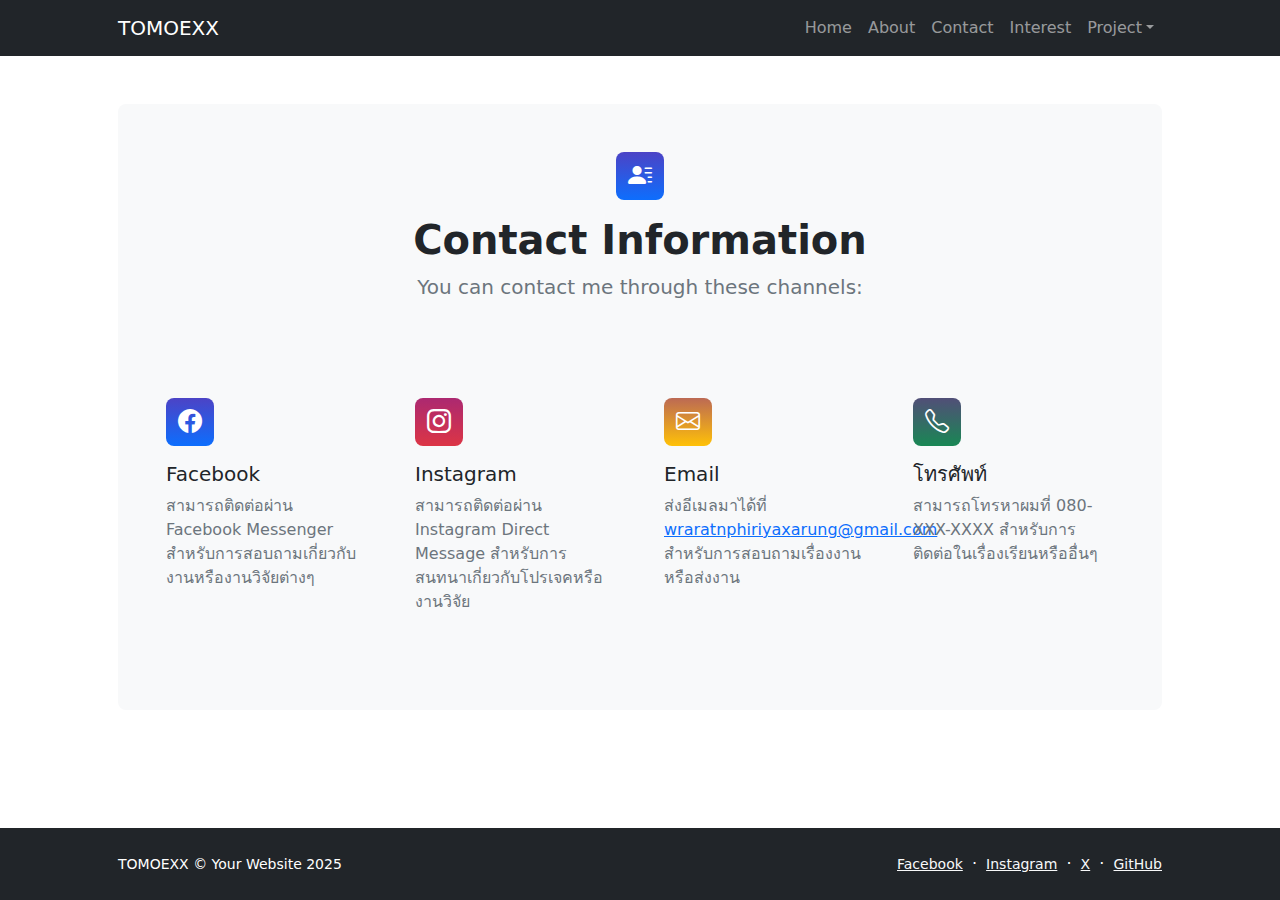
<file: contact.html>
<!DOCTYPE html>
<html lang="en">
    <head>
        <meta charset="utf-8" />
        <meta name="viewport" content="width=device-width, initial-scale=1, shrink-to-fit=no" />
        <meta name="description" content />
        <meta name="author" content />
        <title>TOMOEXX</title>
        <!-- Favicon-->
        <link rel="icon" type="image/x-icon" href="assets/Logo.png" />
        <!-- Bootstrap icons-->
        <link href="https://cdn.jsdelivr.net/npm/bootstrap-icons@1.5.0/font/bootstrap-icons.css" rel="stylesheet" />
        <!-- Core theme CSS (includes Bootstrap)-->
        <link href="css/styles.css" rel="stylesheet" />
    </head>
    <body class="d-flex flex-column">
        <main class="flex-shrink-0">
            <!-- แถบเครื่องมือ -->
            <nav class="navbar navbar-expand-lg navbar-dark bg-dark">
                <div class="container px-5">
                    <a class="navbar-brand" href="index.html">TOMOEXX</a>
                    <button class="navbar-toggler" type="button" data-bs-toggle="collapse" data-bs-target="#navbarSupportedContent" aria-controls="navbarSupportedContent" aria-expanded="false" aria-label="Toggle navigation"><span class="navbar-toggler-icon"></span></button>
                    <div class="collapse navbar-collapse" id="navbarSupportedContent">
                        <ul class="navbar-nav ms-auto mb-2 mb-lg-0">
                            <li class="nav-item"><a class="nav-link" href="index.html">Home</a></li>
                            <li class="nav-item"><a class="nav-link" href="about.html">About</a></li>
                            <li class="nav-item"><a class="nav-link" href="contact.html">Contact</a></li>
                            <li class="nav-item"><a class="nav-link" href="Interest.html">Interest</a></li>
                            <li class="nav-item dropdown">
                                <a class="nav-link dropdown-toggle" id="navbarDropdownPortfolio" href="#" role="button" data-bs-toggle="dropdown" aria-expanded="false">Project</a>
                                <ul class="dropdown-menu dropdown-menu-end" aria-labelledby="navbarDropdownPortfolio">
                                    <li><a class="dropdown-item" href="Big Project.html">Project</a></li>
                                    <li><a class="dropdown-item" href="Mini Project.html">Work piece</a></li>
                                </ul>
                            </li>
                        </ul>
                    </div>
                </div>
            </nav>
            <!-- Page content-->
            <section class="py-5">
                <div class="container px-5">
                    <!-- Contact form-->
                    <div class="bg-light rounded-3 py-5 px-4 px-md-5 mb-5">
                        <div class="text-center mb-5">
                            <div class="feature bg-primary bg-gradient text-white rounded-3 mb-3">
                                <i class="bi bi-person-lines-fill"></i>
                            </div>
                            <h1 class="fw-bolder">Contact Information</h1>
                            <p class="lead fw-normal text-muted mb-0">You can contact me through these channels:</p>
                        
                    </div>
                    <!-- Contact cards-->
                    <div class="row gx-5 row-cols-2 row-cols-lg-4 py-5">
                        <div class="col">
                            <div class="feature bg-primary bg-gradient text-white rounded-3 mb-3">
                                <i class="bi bi-facebook"></i>
                            </div>
                            <div class="h5 mb-2">Facebook</div>
                            <p class="text-muted mb-0">สามารถติดต่อผ่าน Facebook Messenger สำหรับการสอบถามเกี่ยวกับงานหรืองานวิจัยต่างๆ</p>
                        </div>
                        <div class="col">
                            <div class="feature bg-danger bg-gradient text-white rounded-3 mb-3">
                                <i class="bi bi-instagram"></i>
                            </div>
                            <div class="h5">Instagram</div>
                            <p class="text-muted mb-0">สามารถติดต่อผ่าน Instagram Direct Message สำหรับการสนทนาเกี่ยวกับโปรเจคหรืองานวิจัย</p>
                        </div>
                        <div class="col">
                            <div class="feature bg-warning bg-gradient text-white rounded-3 mb-3">
                                <i class="bi bi-envelope"></i>
                            </div>
                            <div class="h5">Email</div>
                            <p class="text-muted mb-0">ส่งอีเมลมาได้ที่ <a href="mailto:wraratnphiriyaxarung@gmail.com">wraratnphiriyaxarung@gmail.com</a> สำหรับการสอบถามเรื่องงานหรือส่งงาน</p>
                        </div>
                        <div class="col">
                            <div class="feature bg-success bg-gradient text-white rounded-3 mb-3">
                                <i class="bi bi-telephone"></i>
                            </div>
                            <div class="h5">โทรศัพท์</div>
                            <p class="text-muted mb-0">สามารถโทรหาผมที่ 080-XXX-XXXX สำหรับการติดต่อในเรื่องเรียนหรืออื่นๆ</p>
                        </div>
                    </div>
                    
                    
                    
                </div>
            </section>
        </main>
        <!-- Footer-->
        <footer class="bg-dark py-4 mt-auto">
            <div class="container px-5">
                <div class="row align-items-center justify-content-between flex-column flex-sm-row">
                    <div class="col-auto"><div class="small m-0 text-white">TOMOEXX &copy; Your Website 2025</div></div>
                    <div class="col-auto">
                        <a class="link-light small" href="#!">Facebook</a>
                        <span class="text-white mx-1">&middot;</span>
                        <a class="link-light small" href="#!">Instagram</a>
                        <span class="text-white mx-1">&middot;</span>
                        <a class="link-light small" href="#!">X</a>
                        <span class="text-white mx-1">&middot;</span>
                        <a class="link-light small" href="#!">GitHub</a>
                    </div>
                </div>
            </div>
        </footer>
        <!-- Bootstrap core JS-->
        <script src="https://cdn.jsdelivr.net/npm/bootstrap@5.2.3/dist/js/bootstrap.bundle.min.js"></script>
        <!-- Core theme JS-->
        <script src="js/scripts.js"></script>
        <!-- * * * * * * * * * * * * * * * * * * * * * * * * * * * * * * * * * * * * * * * *-->
        <!-- * *                               SB Forms JS                               * *-->
        <!-- * * Activate your form at https://startbootstrap.com/solution/contact-forms * *-->
        <!-- * * * * * * * * * * * * * * * * * * * * * * * * * * * * * * * * * * * * * * * *-->
        <script src="https://cdn.startbootstrap.com/sb-forms-latest.js"></script>
    </body>
</html>
</file>
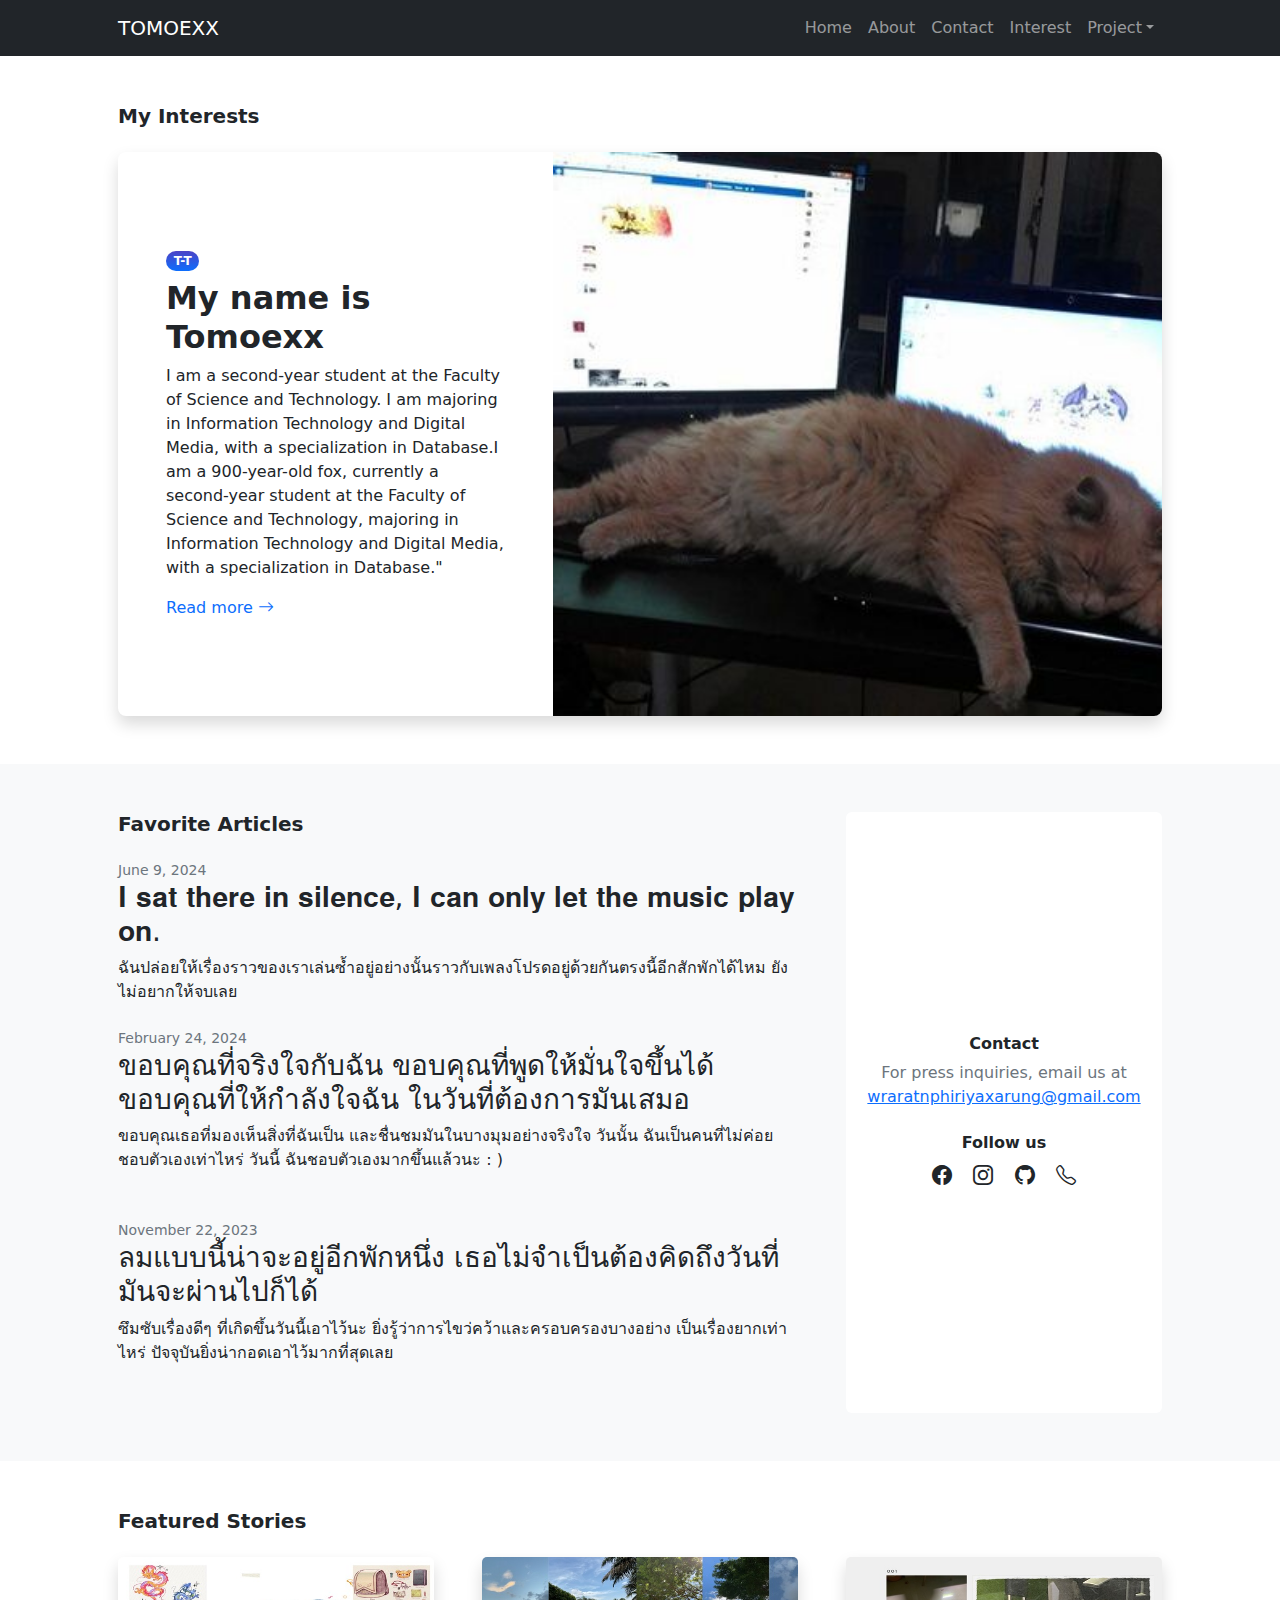
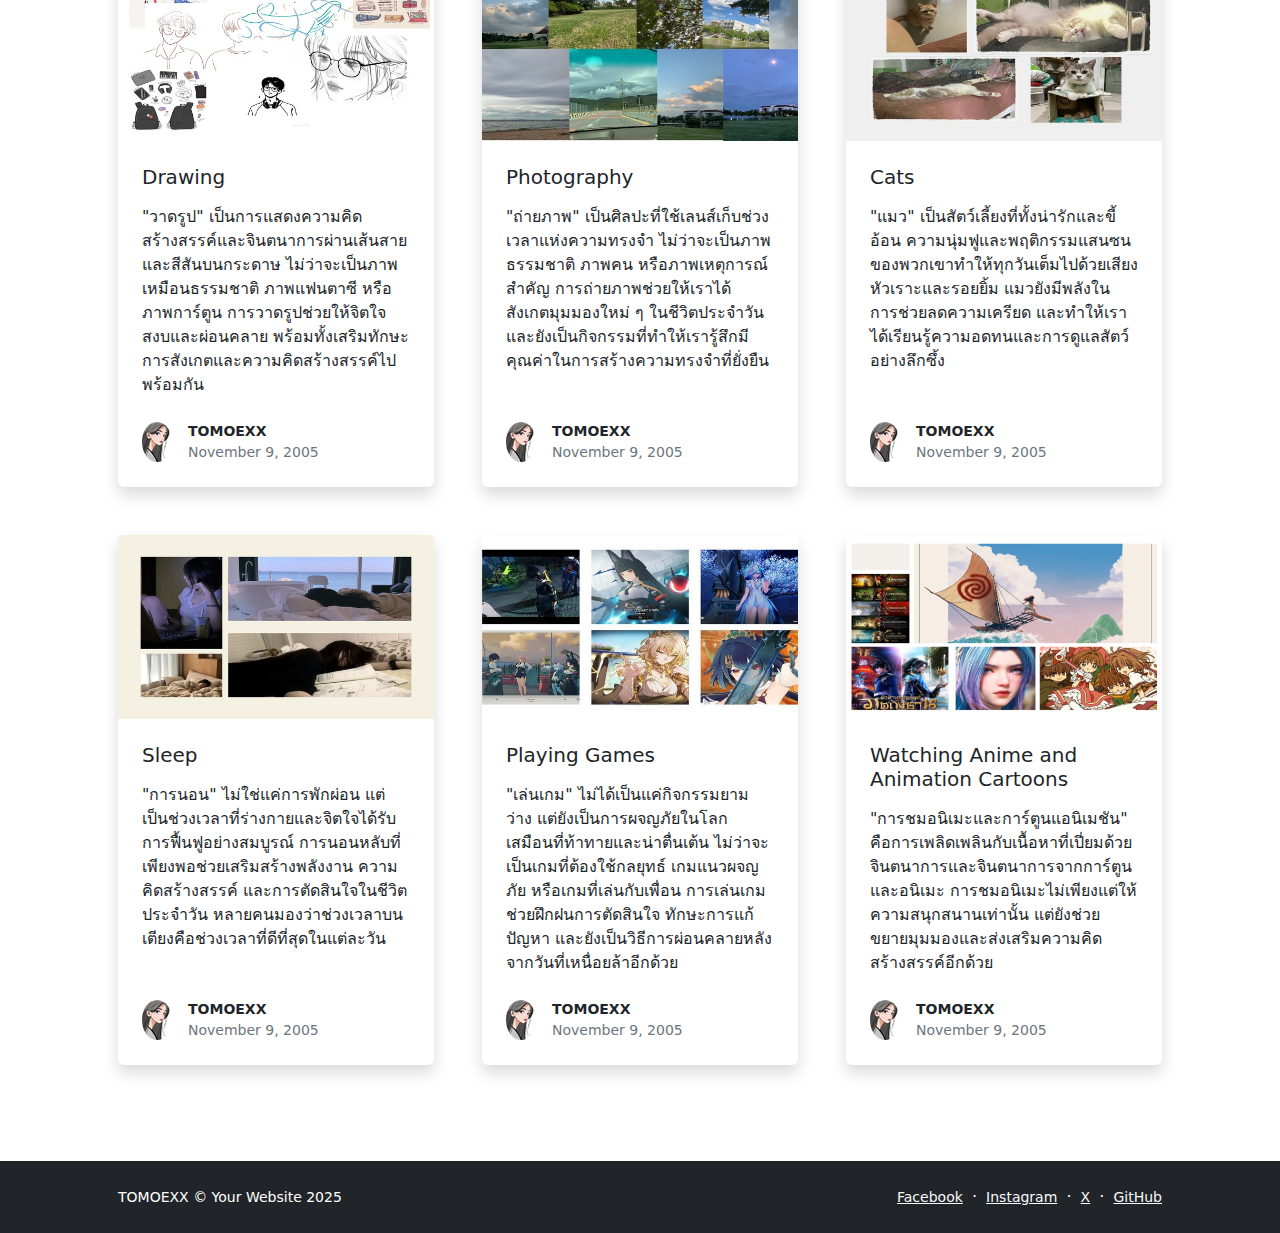
<file: Interest.html>
<!DOCTYPE html>
<html lang="en">
    <head>
        <meta charset="utf-8" />
        <meta name="viewport" content="width=device-width, initial-scale=1, shrink-to-fit=no" />
        <meta name="description" content="" />
        <meta name="author" content="" />
        <title>TOMOEXX</title>
        <!-- Favicon-->
        <link rel="icon" type="image/x-icon" href="assets/Logo.png" />
        <!-- Bootstrap icons-->
        <link href="https://cdn.jsdelivr.net/npm/bootstrap-icons@1.5.0/font/bootstrap-icons.css" rel="stylesheet" />
        <!-- Core theme CSS (includes Bootstrap)-->
        <link href="css/styles.css" rel="stylesheet" />
    </head>
    <body class="d-flex flex-column">
        <main class="flex-shrink-0">
            <!-- แถบเครื่องมือ -->
            <nav class="navbar navbar-expand-lg navbar-dark bg-dark">
                <div class="container px-5">
                    <a class="navbar-brand" href="index.html">TOMOEXX</a>
                    <button class="navbar-toggler" type="button" data-bs-toggle="collapse" data-bs-target="#navbarSupportedContent" aria-controls="navbarSupportedContent" aria-expanded="false" aria-label="Toggle navigation"><span class="navbar-toggler-icon"></span></button>
                    <div class="collapse navbar-collapse" id="navbarSupportedContent">
                        <ul class="navbar-nav ms-auto mb-2 mb-lg-0">
                            <li class="nav-item"><a class="nav-link" href="index.html">Home</a></li>
                            <li class="nav-item"><a class="nav-link" href="about.html">About</a></li>
                            <li class="nav-item"><a class="nav-link" href="contact.html">Contact</a></li>
                            <li class="nav-item"><a class="nav-link" href="Interest.html">Interest</a></li>
                            <li class="nav-item dropdown">
                                <a class="nav-link dropdown-toggle" id="navbarDropdownPortfolio" href="#" role="button" data-bs-toggle="dropdown" aria-expanded="false">Project</a>
                                <ul class="dropdown-menu dropdown-menu-end" aria-labelledby="navbarDropdownPortfolio">
                                    <li><a class="dropdown-item" href="Big Project.html">Project</a></li>
                                    <li><a class="dropdown-item" href="Mini Project.html">Work piece</a></li>
                                </ul>
                            </li>
                        </ul>
                    </div>
                </div>
            </nav>
            <!-- Page Content-->
            <section class="py-5">
                <div class="container px-5">
                    <h1 class="fw-bolder fs-5 mb-4">My Interests</h1>
                    <div class="card border-0 shadow rounded-3 overflow-hidden">
                        <div class="card-body p-0">
                            <div class="row gx-0">
                                <div class="col-lg-6 col-xl-5 py-lg-5">
                                    <div class="p-4 p-md-5">
                                        <div class="badge bg-primary bg-gradient rounded-pill mb-2">T-T</div>
                                        <div class="h2 fw-bolder">My name is Tomoexx</div>
                                        <p> I am a second-year student at the Faculty of Science and Technology. I am majoring in Information Technology and Digital Media, with a specialization in Database.I am a 900-year-old fox, currently a second-year student at the Faculty of Science and Technology, majoring in Information Technology and Digital Media, with a specialization in Database."</p>
                                        <a class="stretched-link text-decoration-none" href="#!">
                                            Read more
                                            <i class="bi bi-arrow-right"></i>
                                        </a>
                                    </div>
                                </div>
                                <div class="col-lg-6 col-xl-7">
                                    <div class="bg-featured-blog" style="background-image: url('assets/cat.jpeg'); background-size: cover; background-position: center; height: 100%;"></div>
                                </div>
                                
                            </div>
                        </div>
                    </div>
                </div>
            </section>
            <section class="py-5 bg-light">
                <div class="container px-5">
                    <div class="row gx-5">
                        <div class="col-xl-8">
                            <h2 class="fw-bolder fs-5 mb-4">Favorite Articles</h2>
                            <!-- News item-->
                            <div class="mb-4">
                                <div class="small text-muted">June 9, 2024</div>
                                <a class="link-dark" href="#" style="text-decoration: none;">
                                    <h3>𝐈 𝐬𝐚𝐭 𝐭𝐡𝐞𝐫𝐞 𝐢𝐧 𝐬𝐢𝐥𝐞𝐧𝐜𝐞, 𝐈 𝐜𝐚𝐧 𝐨𝐧𝐥𝐲 𝐥𝐞𝐭 𝐭𝐡𝐞 𝐦𝐮𝐬𝐢𝐜 𝐩𝐥𝐚𝐲 𝐨𝐧.</h3>
                                    <p>ฉันปล่อยให้เรื่องราวของเราเล่นซ้ำอยู่อย่างนั้นราวกับเพลงโปรดอยู่ด้วยกันตรงนี้อีกสักพักได้ไหม ยังไม่อยากให้จบเลย</p>
                                </a>
                            </div>
                            <!-- News item-->
                            <div class="mb-5">
                                <div class="small text-muted">February 24, 2024</div>
                                <a class="link-dark" href="#" style="text-decoration: none;">
                                    <h3>ขอบคุณที่จริงใจกับฉัน ขอบคุณที่พูดให้มั่นใจขึ้นได้ ขอบคุณที่ให้กำลังใจฉัน ในวันที่ต้องการมันเสมอ</h3>
                                    <p>ขอบคุณเธอที่มองเห็นสิ่งที่ฉันเป็น และชื่นชมมันในบางมุมอย่างจริงใจ วันนั้น ฉันเป็นคนที่ไม่ค่อยชอบตัวเองเท่าไหร่ วันนี้ ฉันชอบตัวเองมากขึ้นแล้วนะ : )</p>
                                </a>
                            </div>
                            <!-- News item-->
                            <div class="mb-5">
                                <div class="small text-muted">November 22, 2023</div>
                                <a class="link-dark" href="#" style="text-decoration: none;">
                                    <h3>ลมแบบนี้น่าจะอยู่อีกพักหนึ่ง เธอไม่จำเป็นต้องคิดถึงวันที่มันจะผ่านไปก็ได้</h3>
                                    <p>ซึมซับเรื่องดีๆ ที่เกิดขึ้นวันนี้เอาไว้นะ ยิ่งรู้ว่าการไขว่คว้าและครอบครองบางอย่าง เป็นเรื่องยากเท่าไหร่ ปัจจุบันยิ่งน่ากอดเอาไว้มากที่สุดเลย</p>
                                </a>
                            </div>
                        </div>
                        
                        <div class="col-xl-4">
                            <div class="card border-0 h-100">
                                <div class="card-body p-4">
                                    <div class="d-flex h-100 align-items-center justify-content-center">
                                        <div class="text-center">
                                            <div class="h6 fw-bolder">Contact</div>
                                            <p class="text-muted mb-4">
                                                For press inquiries, email us at
                                                <br />
                                                <a href="#!">wraratnphiriyaxarung@gmail.com</a>
                                            </p>
                                            <div class="h6 fw-bolder">Follow us</div>
                                            <a class="fs-5 px-2 link-dark" href="#!"><i class="bi-facebook"></i></a>
                                            <a class="fs-5 px-2 link-dark" href="#!"><i class="bi-instagram"></i></a>
                                            <a class="fs-5 px-2 link-dark" href="#!"><i class="bi-github"></i></a>
                                            <a class="fs-5 px-2 link-dark" href="#!"><i class="bi-telephone"></i></a>
                                        </div>
                                    </div>
                                </div>
                            </div>
                        </div>
                    </div>
                </div>
            </section>
            <!--  Things you like or love-->
            <section class="py-5">
                <div class="container px-5">
                    <h2 class="fw-bolder fs-5 mb-4">Featured Stories</h2>
                    <div class="row gx-5">
                        <div class="col-lg-4 mb-5">
                            <div class="card h-100 shadow border-0">
                                <img class="card-img-top" src="assets/do1.jpeg" alt="..." />
                                <div class="card-body p-4">
                                    <a class="text-decoration-none link-dark stretched-link" href="#!"><h5 class="card-title mb-3">Drawing</h5></a>
                                    <p class="card-text mb-0">"วาดรูป" เป็นการแสดงความคิดสร้างสรรค์และจินตนาการผ่านเส้นสายและสีสันบนกระดาษ ไม่ว่าจะเป็นภาพเหมือนธรรมชาติ ภาพแฟนตาซี หรือภาพการ์ตูน การวาดรูปช่วยให้จิตใจสงบและผ่อนคลาย พร้อมทั้งเสริมทักษะการสังเกตและความคิดสร้างสรรค์ไปพร้อมกัน</p>
                                </div>
                                <div class="card-footer p-4 pt-0 bg-transparent border-top-0">
                                    <div class="d-flex align-items-end justify-content-between">
                                        <div class="d-flex align-items-center">
                                            <img class="rounded-circle me-3" src="assets/me.jpeg" alt="..." />
                                            <div class="small">
                                                <div class="fw-bold">TOMOEXX</div>
                                                <div class="text-muted">November 9, 2005</div>
                                            </div>
                                        </div>
                                    </div>
                                </div>
                            </div>
                        </div>
                        <div class="col-lg-4 mb-5">
                            <div class="card h-100 shadow border-0">
                                <img class="card-img-top" src="assets/po1.jpeg" alt="..." />
                                <div class="card-body p-4">
                                    <a class="text-decoration-none link-dark stretched-link" href="#!"><h5 class="card-title mb-3">Photography</h5></a>
                                    <p class="card-text mb-0">"ถ่ายภาพ" เป็นศิลปะที่ใช้เลนส์เก็บช่วงเวลาแห่งความทรงจำ ไม่ว่าจะเป็นภาพธรรมชาติ ภาพคน หรือภาพเหตุการณ์สำคัญ การถ่ายภาพช่วยให้เราได้สังเกตมุมมองใหม่ ๆ ในชีวิตประจำวัน และยังเป็นกิจกรรมที่ทำให้เรารู้สึกมีคุณค่าในการสร้างความทรงจำที่ยั่งยืน</p>
                                </div>
                                <div class="card-footer p-4 pt-0 bg-transparent border-top-0">
                                    <div class="d-flex align-items-end justify-content-between">
                                        <div class="d-flex align-items-center">
                                            <img class="rounded-circle me-3" src="assets/me.jpeg" alt="..." />
                                            <div class="small">
                                                <div class="fw-bold">TOMOEXX</div>
                                                <div class="text-muted">November 9, 2005</div>
                                            </div>
                                        </div>
                                    </div>
                                </div>
                            </div>
                        </div>
                        <div class="col-lg-4 mb-5">
                            <div class="card h-100 shadow border-0">
                                <img class="card-img-top" src="assets/cat1.jpeg" alt="..." />
                                <div class="card-body p-4">
                                    <a class="text-decoration-none link-dark stretched-link" href="#!"><h5 class="card-title mb-3">Cats</h5></a>
                                    <p class="card-text mb-0">"แมว" เป็นสัตว์เลี้ยงที่ทั้งน่ารักและขี้อ้อน ความนุ่มฟูและพฤติกรรมแสนซนของพวกเขาทำให้ทุกวันเต็มไปด้วยเสียงหัวเราะและรอยยิ้ม แมวยังมีพลังในการช่วยลดความเครียด และทำให้เราได้เรียนรู้ความอดทนและการดูแลสัตว์อย่างลึกซึ้ง</p>
                                </div>
                                <div class="card-footer p-4 pt-0 bg-transparent border-top-0">
                                    <div class="d-flex align-items-end justify-content-between">
                                        <div class="d-flex align-items-center">
                                            <img class="rounded-circle me-3" src="assets/me.jpeg" alt="..." />
                                            <div class="small">
                                                <div class="fw-bold">TOMOEXX</div>
                                                <div class="text-muted">November 9, 2005</div>
                                            </div>
                                        </div>
                                    </div>
                                </div>
                            </div>
                        </div>
                        <div class="col-lg-4 mb-5">
                            <div class="card h-100 shadow border-0">
                                <img class="card-img-top" src="assets/so1.jpeg" alt="..." />
                                <div class="card-body p-4">
                                    <a class="text-decoration-none link-dark stretched-link" href="#!"><h5 class="card-title mb-3">Sleep</h5></a>
                                    <p class="card-text mb-0">"การนอน" ไม่ใช่แค่การพักผ่อน แต่เป็นช่วงเวลาที่ร่างกายและจิตใจได้รับการฟื้นฟูอย่างสมบูรณ์ การนอนหลับที่เพียงพอช่วยเสริมสร้างพลังงาน ความคิดสร้างสรรค์ และการตัดสินใจในชีวิตประจำวัน หลายคนมองว่าช่วงเวลาบนเตียงคือช่วงเวลาที่ดีที่สุดในแต่ละวัน</p>
                                </div>
                                <div class="card-footer p-4 pt-0 bg-transparent border-top-0">
                                    <div class="d-flex align-items-end justify-content-between">
                                        <div class="d-flex align-items-center">
                                            <img class="rounded-circle me-3" src="assets/me.jpeg" alt="..." />
                                            <div class="small">
                                                <div class="fw-bold">TOMOEXX</div>
                                                <div class="text-muted">November 9, 2005</div>
                                            </div>
                                        </div>
                                    </div>
                                </div>
                            </div>
                        </div>
                        <div class="col-lg-4 mb-5">
                            <div class="card h-100 shadow border-0">
                                <img class="card-img-top" src="assets/ao1.jpeg" alt="..." />
                                <div class="card-body p-4">
                                    <a class="text-decoration-none link-dark stretched-link" href="#!"><h5 class="card-title mb-3">Playing Games</h5></a>
                                    <p class="card-text mb-0"> "เล่นเกม" ไม่ได้เป็นแค่กิจกรรมยามว่าง แต่ยังเป็นการผจญภัยในโลกเสมือนที่ท้าทายและน่าตื่นเต้น ไม่ว่าจะเป็นเกมที่ต้องใช้กลยุทธ์ เกมแนวผจญภัย หรือเกมที่เล่นกับเพื่อน การเล่นเกมช่วยฝึกฝนการตัดสินใจ ทักษะการแก้ปัญหา และยังเป็นวิธีการผ่อนคลายหลังจากวันที่เหนื่อยล้าอีกด้วย</p>
                                </div>
                                <div class="card-footer p-4 pt-0 bg-transparent border-top-0">
                                    <div class="d-flex align-items-end justify-content-between">
                                        <div class="d-flex align-items-center">
                                            <img class="rounded-circle me-3" src="assets/me.jpeg" alt="..." />
                                            <div class="small">
                                                <div class="fw-bold">TOMOEXX</div>
                                                <div class="text-muted">November 9, 2005</div>
                                            </div>
                                        </div>
                                    </div>
                                </div>
                            </div>
                        </div>
                        <div class="col-lg-4 mb-5">
                            <div class="card h-100 shadow border-0">
                                <img class="card-img-top" src="assets/mo1.png" alt="..." />
                                <div class="card-body p-4">
                                    <a class="text-decoration-none link-dark stretched-link" href="#!"><h5 class="card-title mb-3">Watching Anime and Animation Cartoons</h5></a>
                                    <p class="card-text mb-0">"การชมอนิเมะและการ์ตูนแอนิเมชัน" คือการเพลิดเพลินกับเนื้อหาที่เปี่ยมด้วยจินตนาการและจินตนาการจากการ์ตูนและอนิเมะ การชมอนิเมะไม่เพียงแต่ให้ความสนุกสนานเท่านั้น แต่ยังช่วยขยายมุมมองและส่งเสริมความคิดสร้างสรรค์อีกด้วย</p>
                                </div>
                                <div class="card-footer p-4 pt-0 bg-transparent border-top-0">
                                    <div class="d-flex align-items-end justify-content-between">
                                        <div class="d-flex align-items-center">
                                            <img class="rounded-circle me-3" src="assets/me.jpeg" alt="..." />
                                            <div class="small">
                                                <div class="fw-bold">TOMOEXX</div>
                                                <div class="text-muted">November 9, 2005</div>
                                            </div>
                                        </div>
                                    </div>
                                </div>
                            </div>
                        </div>
                    </div>
                </div>
                </div>
            </section>
        </main>
        <!-- Footer-->
        <footer class="bg-dark py-4 mt-auto">
            <div class="container px-5">
                <div class="row align-items-center justify-content-between flex-column flex-sm-row">
                    <div class="col-auto"><div class="small m-0 text-white">TOMOEXX &copy; Your Website 2025</div></div>
                    <div class="col-auto">
                        <a class="link-light small" href="#!">Facebook</a>
                        <span class="text-white mx-1">&middot;</span>
                        <a class="link-light small" href="#!">Instagram</a>
                        <span class="text-white mx-1">&middot;</span>
                        <a class="link-light small" href="#!">X</a>
                        <span class="text-white mx-1">&middot;</span>
                        <a class="link-light small" href="#!">GitHub</a>
                    </div>
                </div>
            </div>
        </footer>
        <!-- Bootstrap core JS-->
        <script src="https://cdn.jsdelivr.net/npm/bootstrap@5.2.3/dist/js/bootstrap.bundle.min.js"></script>
        <!-- Core theme JS-->
        <script src="js/scripts.js"></script>
    </body>
</html>
</file>
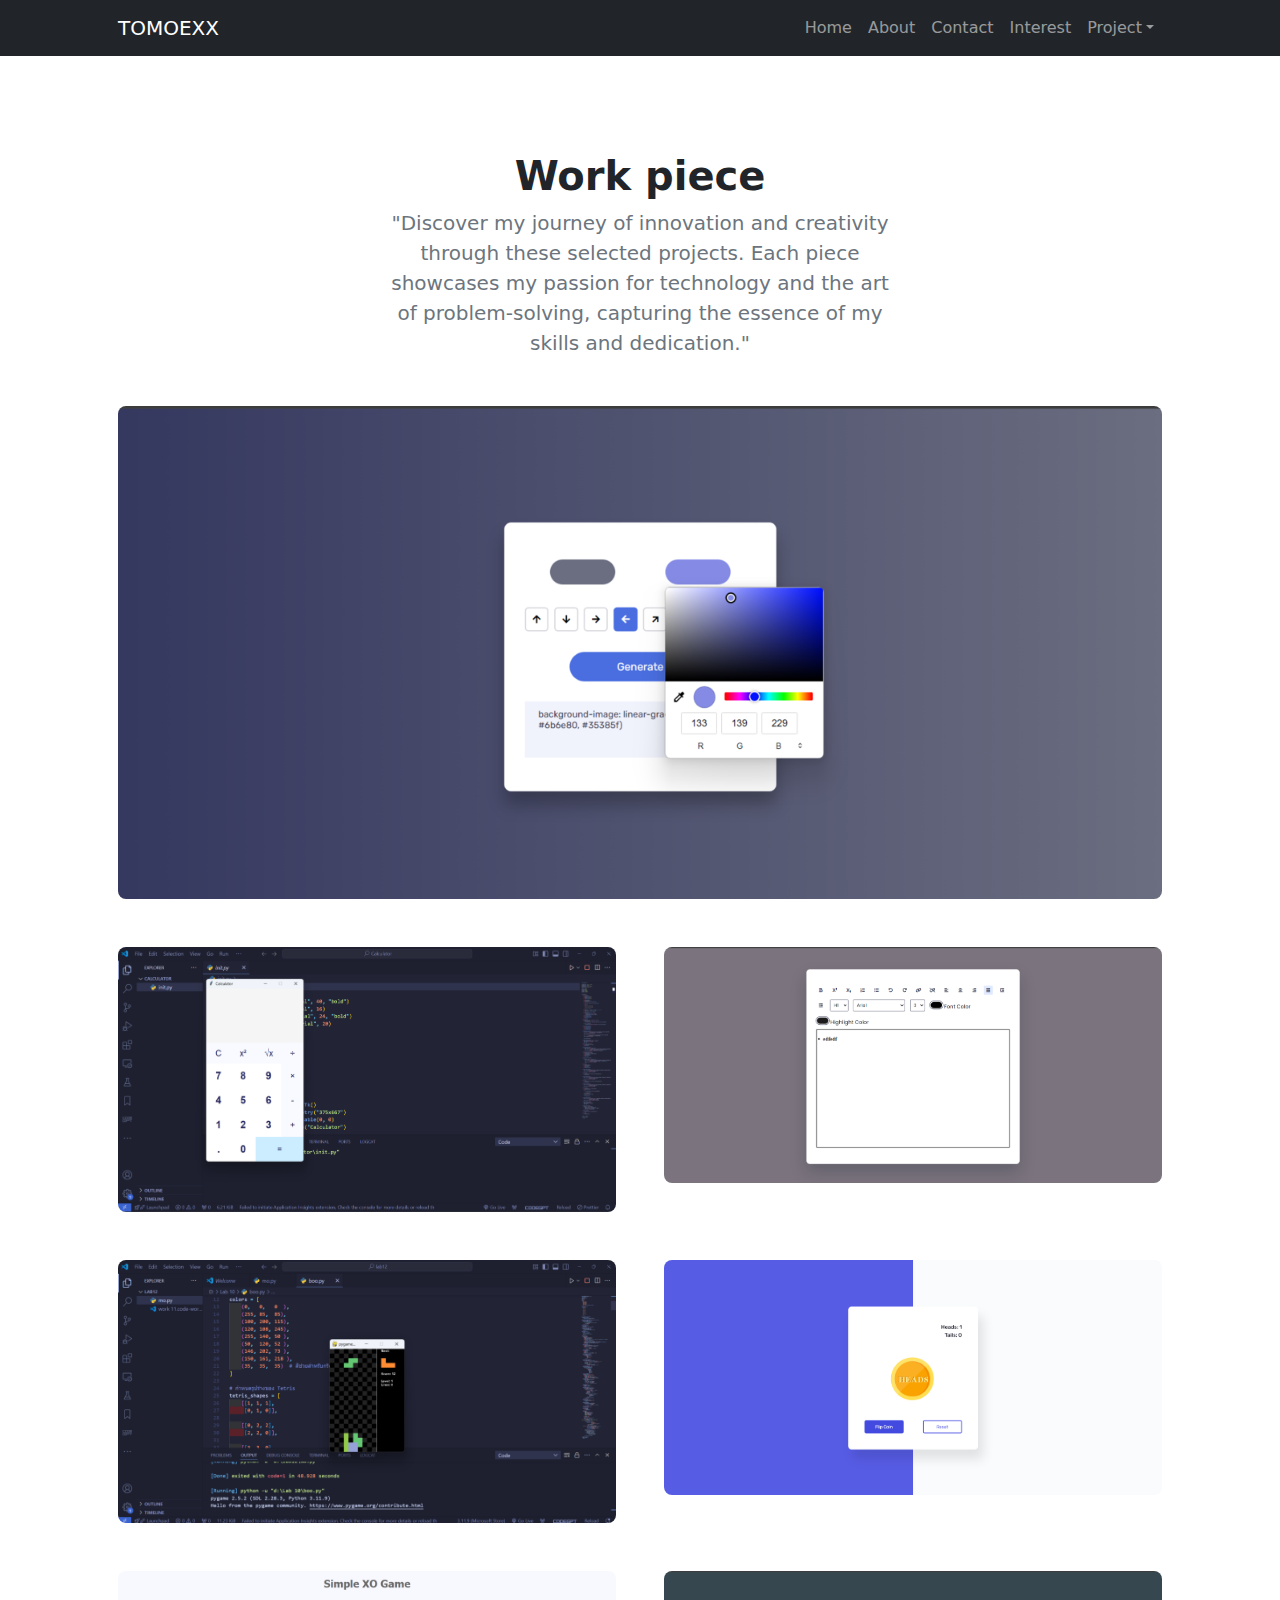
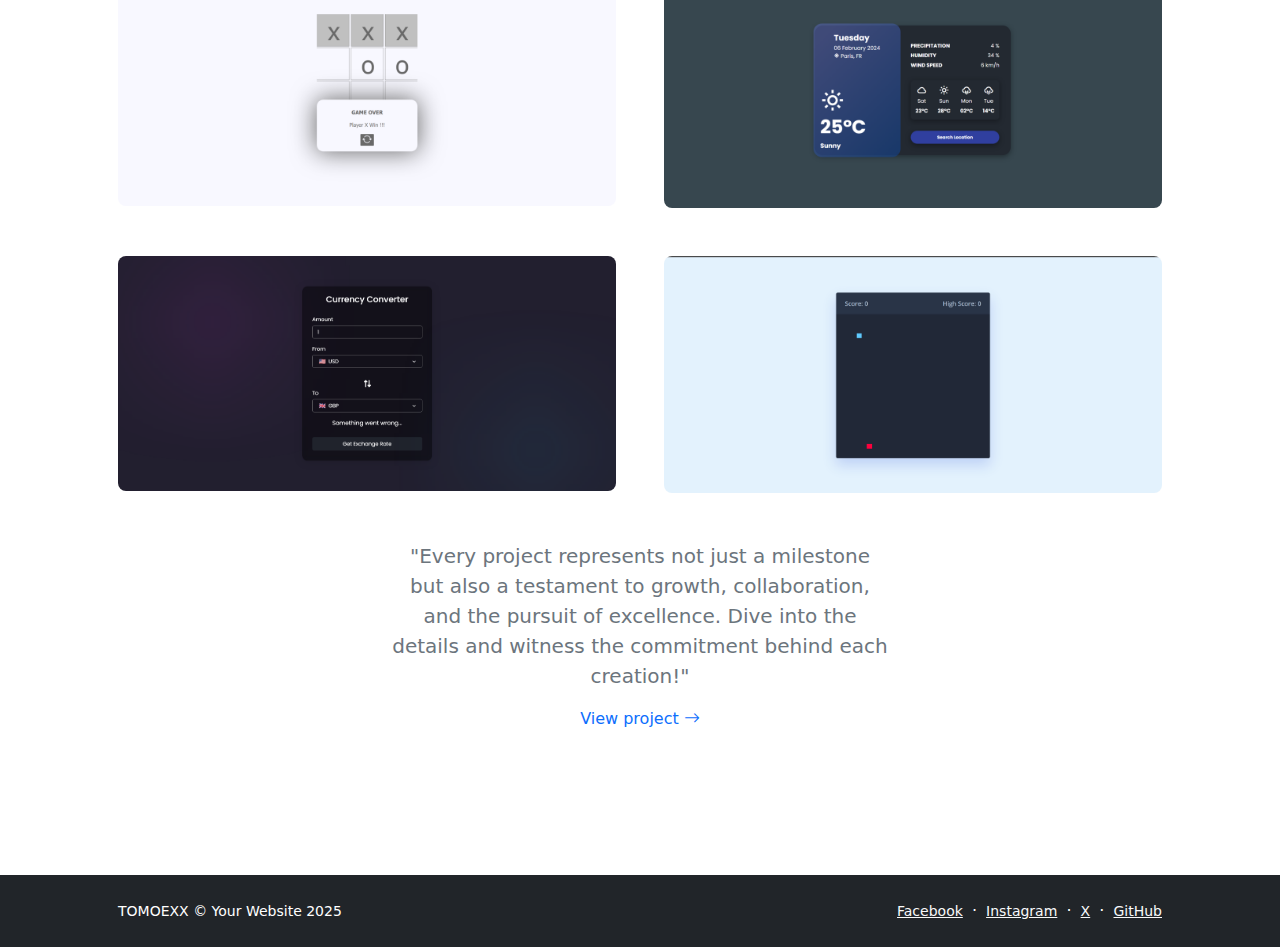
<file: Mini Project.html>
<!DOCTYPE html>
<html lang="en">
    <head>
        <meta charset="utf-8" />
        <meta name="viewport" content="width=device-width, initial-scale=1, shrink-to-fit=no" />
        <meta name="description" content="" />
        <meta name="author" content="" />
        <title>TOMOEXX</title>
        <!-- Favicon-->
        <link rel="icon" type="image/x-icon" href="assets/Logo.png" />
        <!-- Bootstrap icons-->
        <link href="https://cdn.jsdelivr.net/npm/bootstrap-icons@1.5.0/font/bootstrap-icons.css" rel="stylesheet" />
        <!-- Core theme CSS (includes Bootstrap)-->
        <link href="css/styles.css" rel="stylesheet" />
    </head>
    <body class="d-flex flex-column h-100">
        <main class="flex-shrink-0">
            <!-- แถบเครื่องมือ -->
            <nav class="navbar navbar-expand-lg navbar-dark bg-dark">
                <div class="container px-5">
                    <a class="navbar-brand" href="index.html">TOMOEXX</a>
                    <button class="navbar-toggler" type="button" data-bs-toggle="collapse" data-bs-target="#navbarSupportedContent" aria-controls="navbarSupportedContent" aria-expanded="false" aria-label="Toggle navigation"><span class="navbar-toggler-icon"></span></button>
                    <div class="collapse navbar-collapse" id="navbarSupportedContent">
                        <ul class="navbar-nav ms-auto mb-2 mb-lg-0">
                            <li class="nav-item"><a class="nav-link" href="index.html">Home</a></li>
                            <li class="nav-item"><a class="nav-link" href="about.html">About</a></li>
                            <li class="nav-item"><a class="nav-link" href="contact.html">Contact</a></li>
                            <li class="nav-item"><a class="nav-link" href="Interest.html">Interest</a></li>
                            <li class="nav-item dropdown">
                                <a class="nav-link dropdown-toggle" id="navbarDropdownPortfolio" href="#" role="button" data-bs-toggle="dropdown" aria-expanded="false">Project</a>
                                <ul class="dropdown-menu dropdown-menu-end" aria-labelledby="navbarDropdownPortfolio">
                                    <li><a class="dropdown-item" href="Big Project.html">Project</a></li>
                                    <li><a class="dropdown-item" href="Mini Project.html">Work piece</a></li>
                                </ul>
                            </li>
                        </ul>
                    </div>
                </div>
            </nav>
            <!-- Page Content-->
            <section class="py-5">
                <div class="container px-5 my-5">
                    <div class="row gx-5 justify-content-center">
                        <div class="col-lg-6">
                            <div class="text-center mb-5">
                                <h1 class="fw-bolder">Work piece</h1>
                                <p class="lead fw-normal text-muted mb-0">"Discover my journey of innovation and creativity through these selected projects. Each piece showcases my passion for technology and the art of problem-solving, capturing the essence of my skills and dedication."</p>
                            </div>
                        </div>
                    </div>
                    <div class="row gx-5">
                        <div class="col-12"><img class="img-fluid rounded-3 mb-5" src="assets/w11.png" alt="..." /></div>
                        <div class="col-lg-6"><img class="img-fluid rounded-3 mb-5" src="assets/m1.png" alt="..." /></div>
                        <div class="col-lg-6"><img class="img-fluid rounded-3 mb-5" src="assets/m11.png" alt="..." /></div>
                        <div class="col-lg-6"><img class="img-fluid rounded-3 mb-5" src="assets/m12.png" alt="..." /></div>
                        <div class="col-lg-6"><img class="img-fluid rounded-3 mb-5" src="assets/m3.png" alt="..." /></div>
                        <div class="col-lg-6"><img class="img-fluid rounded-3 mb-5" src="assets/m4.png" alt="..." /></div>
                        <div class="col-lg-6"><img class="img-fluid rounded-3 mb-5" src="assets/m5.png" alt="..." /></div>
                        <div class="col-lg-6"><img class="img-fluid rounded-3 mb-5" src="assets/m6.png" alt="..." /></div>
                        <div class="col-lg-6"><img class="img-fluid rounded-3 mb-5" src="assets/m9.png" alt="..." /></div>
                    </div>
                    <div class="row gx-5 justify-content-center">
                        <div class="col-lg-6">
                            <div class="text-center mb-5">
                                <p class="lead fw-normal text-muted">"Every project represents not just a milestone but also a testament to growth, collaboration, and the pursuit of excellence. Dive into the details and witness the commitment behind each creation!"

                                </p>
                                <a class="text-decoration-none" href="Big Project.html">
                                    View project
                                    <i class="bi-arrow-right"></i>
                                </a>
                            </div>
                        </div>
                    </div>
                </div>
            </section>
        </main>
        <!-- Footer-->
        <footer class="bg-dark py-4 mt-auto">
            <div class="container px-5">
                <div class="row align-items-center justify-content-between flex-column flex-sm-row">
                    <div class="col-auto"><div class="small m-0 text-white">TOMOEXX &copy; Your Website 2025</div></div>
                    <div class="col-auto">
                        <a class="link-light small" href="#!">Facebook</a>
                        <span class="text-white mx-1">&middot;</span>
                        <a class="link-light small" href="#!">Instagram</a>
                        <span class="text-white mx-1">&middot;</span>
                        <a class="link-light small" href="#!">X</a>
                        <span class="text-white mx-1">&middot;</span>
                        <a class="link-light small" href="#!">GitHub</a>
                    </div>
                </div>
            </div>
        </footer>
        <!-- Bootstrap core JS-->
        <script src="https://cdn.jsdelivr.net/npm/bootstrap@5.2.3/dist/js/bootstrap.bundle.min.js"></script>
        <!-- Core theme JS-->
        <script src="js/scripts.js"></script>
    </body>
</html>
</file>
